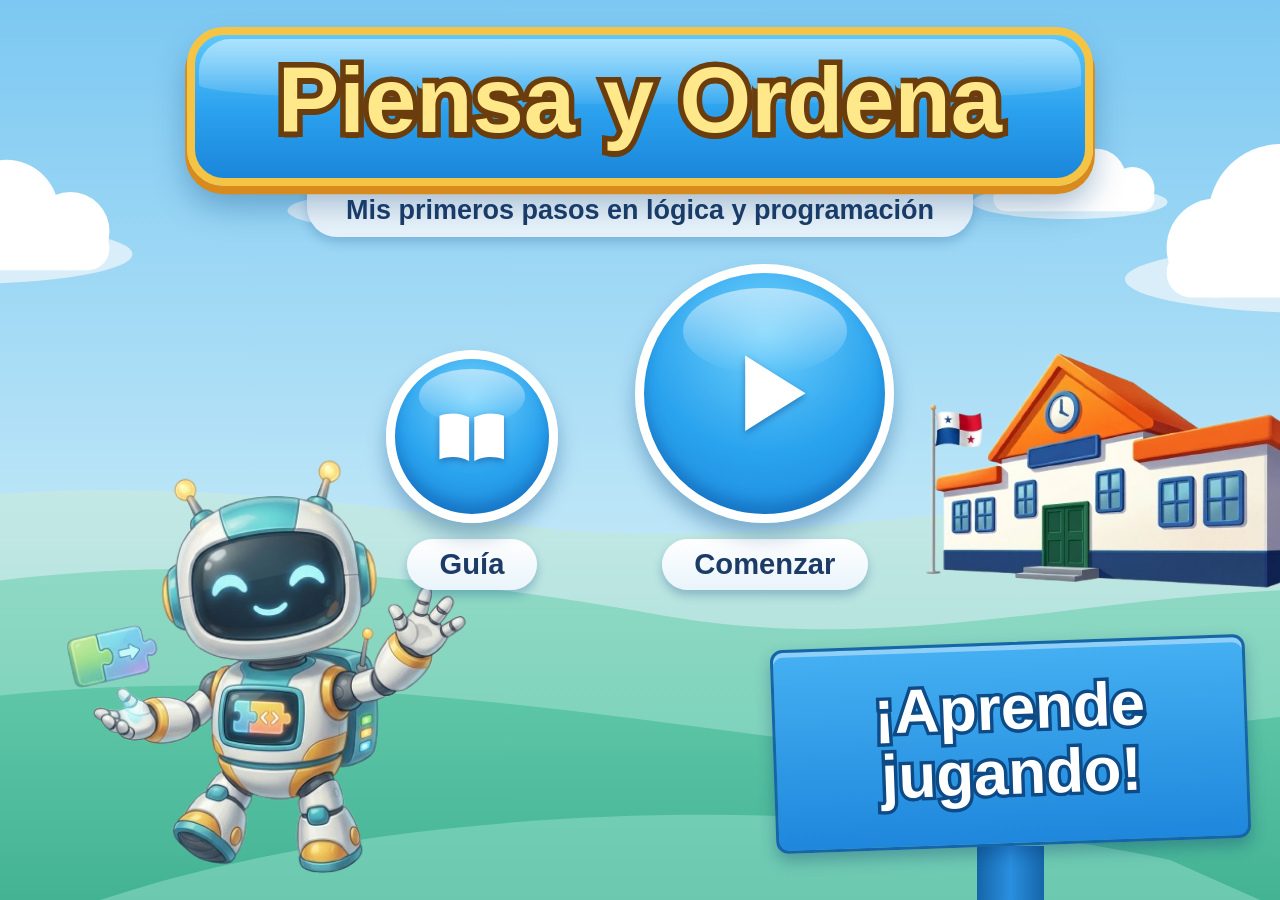
<file: index.html>
<!DOCTYPE html>
<html lang="es">
<head>
  <meta charset="UTF-8">
  <meta name="viewport" content="width=device-width, initial-scale=1">
  <title>Piensa y Ordena - Informática, primer grado</title>
  <link rel="stylesheet" href="css/estilos.css">
</head>
<body data-pagina="inicio">

  <main id="app">

    <!-- INICIO: portada y guía didáctica -->
    <section class="escena" aria-labelledby="titulo-inicio">

      <header class="cabecera">
        <h1 id="titulo-inicio" class="titulo"><span>Piensa</span><span>y Ordena</span></h1>
        <p class="subtitulo">Mis primeros pasos en lógica y programación</p>
      </header>

      <div class="botones">
        <button type="button" id="btn-guia" class="boton-redondo">
          <span class="circulo">
            <svg viewBox="0 0 24 24" aria-hidden="true"><path d="M2 5.5C5 4.5 8.5 4.5 11.2 6v13.5C8.5 18 5 18 2 19zM22 5.5C19 4.5 15.5 4.5 12.8 6v13.5c2.7-1.5 6.2-1.5 9.2-.5z"/></svg>
          </span>
          <span class="etiqueta">Guía</span>
        </button>

        <a class="boton-redondo grande" href="mapa.html">
          <span class="circulo">
            <svg viewBox="0 0 24 24" aria-hidden="true"><path d="M8 4.5v15l12-7.5z"/></svg>
          </span>
          <span class="etiqueta">Comenzar</span>
        </a>
      </div>

      <img class="escuela" src="img/escuela2.png" alt="">
      <img class="mascota" src="img/pixel.png" alt="">
      <div class="letrero">
        <p class="letrero-tabla">¡Aprende<br>jugando!</p>
        <span class="letrero-poste"></span>
      </div>

      <!-- GUÍA DIDÁCTICA (se abre con el botón Guía) -->
      <dialog id="guia" aria-labelledby="guia-titulo">
        <div class="guia-contenido">
          <h2 id="guia-titulo">Guía didáctica</h2>

          <div class="guia-columnas">
            <section aria-labelledby="datos-titulo">
              <h3 id="datos-titulo">Datos del recurso</h3>
              <dl>
                <dt>Nivel educativo</dt>
                <dd>Primer grado de primaria</dd>
                <dt>Asignatura</dt>
                <dd>Informática, Área 4: Lógica y Programación</dd>
                <dt>Dirigido a</dt>
                <dd>Estudiantes de primer grado, de 6 a 7 años</dd>
                <dt>Objetivo de aprendizaje (MEDUCA)</dt>
                <dd>Reconocer los principios básicos de programación a través de ejemplos simples y juegos interactivos.</dd>
              </dl>
            </section>

            <section aria-labelledby="nav-titulo">
              <h3 id="nav-titulo">Cómo moverte</h3>
              <ul>
                <li>Toca <strong>Adelante</strong> para ir a la siguiente pantalla.</li>
                <li>Toca <strong>Atrás</strong> para volver.</li>
                <li>Toca <strong>Inicio</strong> para regresar a esta pantalla.</li>
                <li>Toca <strong>Mapa</strong> para elegir a dónde ir.</li>
                <li>Toca <strong>Ayuda</strong> si no sabes qué hacer.</li>
                <li>Toca <strong>Sonido</strong> para escuchar o silenciar.</li>
              </ul>
            </section>
          </div>

          <button type="button" class="boton-secundario cerrar">Cerrar</button>
        </div>
      </dialog>
    </section>


  </main>

  <script src="js/app.js"></script>
</body>
</html>
</file>
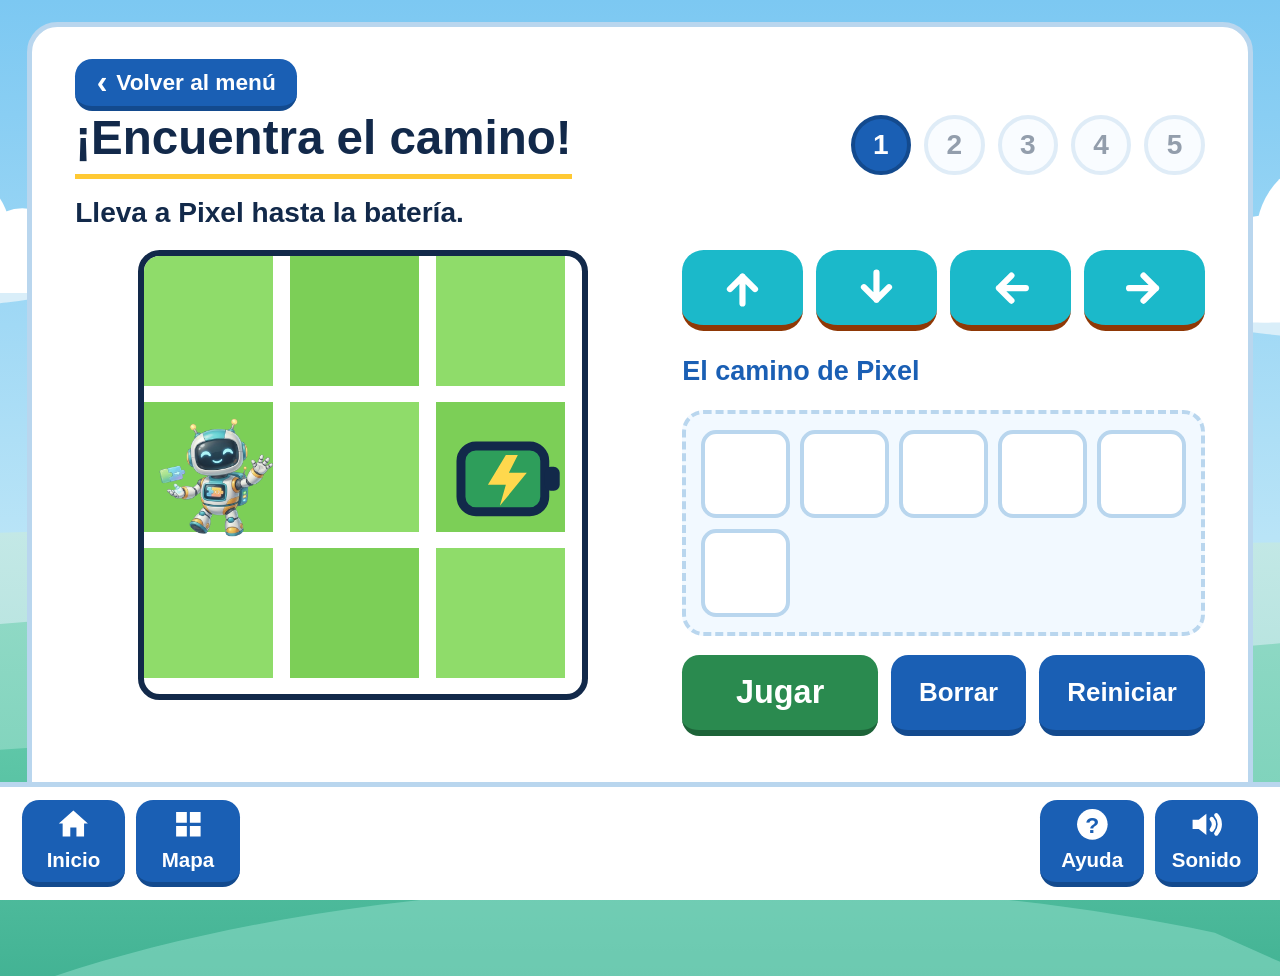
<file: actividad1.html>
<!DOCTYPE html>
<html lang="es">
<head>
  <meta charset="UTF-8">
  <meta name="viewport" content="width=device-width, initial-scale=1">
  <title>¡Encuentra el camino! - Piensa y Ordena</title>
  <link rel="stylesheet" href="css/estilos.css">
</head>
<body data-pagina="actividad1">

  <main id="app">
    <section class="interna" aria-labelledby="titulo-pagina">
      <div class="tarjeta">
        <div class="tarjeta-top">
          <a class="boton-volver" href="mapa.html">Volver al menú</a>
        </div>
        <div class="juego-cabecera">
          <h2 id="titulo-pagina">¡Encuentra el camino!</h2>
          <ol id="niveles" class="niveles" aria-label="Niveles"></ol>
        </div>
        <p id="consigna" class="consigna"></p>

        <div class="camino">
          <div class="zona-tablero">
            <div id="tablero" class="tablero" aria-label="Tablero del juego"></div>
            <p id="mensaje" class="mensaje" role="status" aria-live="polite"></p>
            <div id="confeti" class="confeti" aria-hidden="true"></div>
          </div>

          <div id="panel" class="panel">
            <div id="flechas" class="flechas" aria-label="Flechas">
              <button type="button" class="flecha-btn" data-dir="arriba" draggable="true" aria-label="Flecha arriba"><svg class="flecha-svg" viewBox="0 0 24 24" aria-hidden="true"><path d="M12 20V6M5.5 12.5 12 6l6.5 6.5"/></svg></button>
              <button type="button" class="flecha-btn" data-dir="abajo" draggable="true" aria-label="Flecha abajo"><svg class="flecha-svg f-abajo" viewBox="0 0 24 24" aria-hidden="true"><path d="M12 20V6M5.5 12.5 12 6l6.5 6.5"/></svg></button>
              <button type="button" class="flecha-btn" data-dir="izquierda" draggable="true" aria-label="Flecha a la izquierda"><svg class="flecha-svg f-izquierda" viewBox="0 0 24 24" aria-hidden="true"><path d="M12 20V6M5.5 12.5 12 6l6.5 6.5"/></svg></button>
              <button type="button" class="flecha-btn" data-dir="derecha" draggable="true" aria-label="Flecha a la derecha"><svg class="flecha-svg f-derecha" viewBox="0 0 24 24" aria-hidden="true"><path d="M12 20V6M5.5 12.5 12 6l6.5 6.5"/></svg></button>
            </div>

            <p class="rotulo">El camino de Pixel</p>
            <ol id="programa" class="programa" aria-label="Camino de Pixel"></ol>

            <div class="acciones-juego">
              <button type="button" id="btn-siguiente" class="btn-juego jugar" hidden>Siguiente nivel</button>
              <button type="button" id="btn-jugar" class="btn-juego jugar">Jugar</button>
              <button type="button" id="btn-borrar" class="btn-juego">Borrar</button>
              <button type="button" id="btn-reiniciar" class="btn-juego">Reiniciar</button>
            </div>

          </div>
        </div>
      </div>
    </section>
  </main>

  <!-- La barra de navegación y la ventana de ayuda las agrega js/app.js -->
  <script src="js/app.js"></script>
  <script src="js/camino-niveles.js"></script>
  <script src="js/camino-logica.js"></script>
  <script src="js/camino-vista.js"></script>
</body>
</html>
</file>
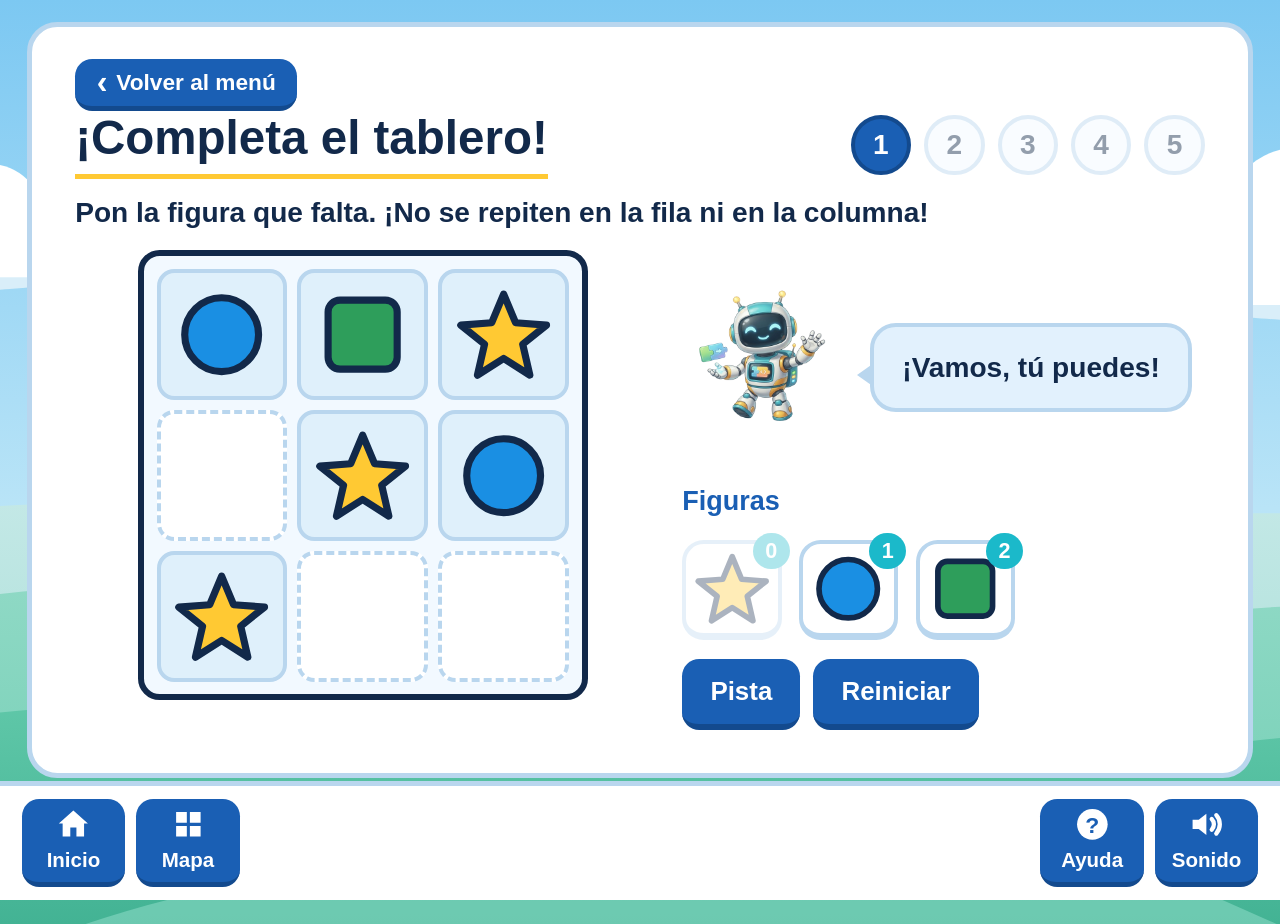
<file: actividad2.html>
<!DOCTYPE html>
<html lang="es">
<head>
  <meta charset="UTF-8">
  <meta name="viewport" content="width=device-width, initial-scale=1">
  <title>¡Completa el tablero! - Piensa y Ordena</title>
  <link rel="stylesheet" href="css/estilos.css">
</head>
<body data-pagina="actividad2">

  <main id="app">
    <section class="interna" aria-labelledby="titulo-pagina">
      <div class="tarjeta">
        <div class="tarjeta-top">
          <a class="boton-volver" href="mapa.html">Volver al menú</a>
        </div>
        <div class="juego-cabecera">
          <h2 id="titulo-pagina">¡Completa el tablero!</h2>
          <ol id="niveles" class="niveles" aria-label="Desafíos"></ol>
        </div>
        <p id="consigna" class="consigna"></p>

        <div class="camino">
          <div class="zona-tablero">
            <div id="rejilla" class="rejilla" aria-label="Tablero"></div>
            <div id="confeti" class="confeti" aria-hidden="true"></div>
          </div>

          <div id="panel" class="panel">
            <div class="personaje">
              <img id="pixel" src="img/pixel.png" alt="Pixel">
              <p id="mensaje" class="globo" role="status" aria-live="polite"></p>
            </div>

            <p class="rotulo">Figuras</p>
            <div id="bandeja" class="bandeja" aria-label="Figuras disponibles"></div>

            <div class="acciones-juego">
              <button type="button" id="btn-siguiente" class="btn-juego jugar" hidden>Siguiente desafío</button>
              <button type="button" id="btn-pista" class="btn-juego">Pista</button>
              <button type="button" id="btn-reiniciar" class="btn-juego">Reiniciar</button>
            </div>
          </div>
        </div>
      </div>
    </section>
  </main>

  <!-- La barra de navegación y la ventana de ayuda las agrega js/app.js -->
  <script src="js/app.js"></script>
  <script src="js/tablero-niveles.js"></script>
  <script src="js/tablero-logica.js"></script>
  <script src="js/tablero-vista.js"></script>
</body>
</html>
</file>
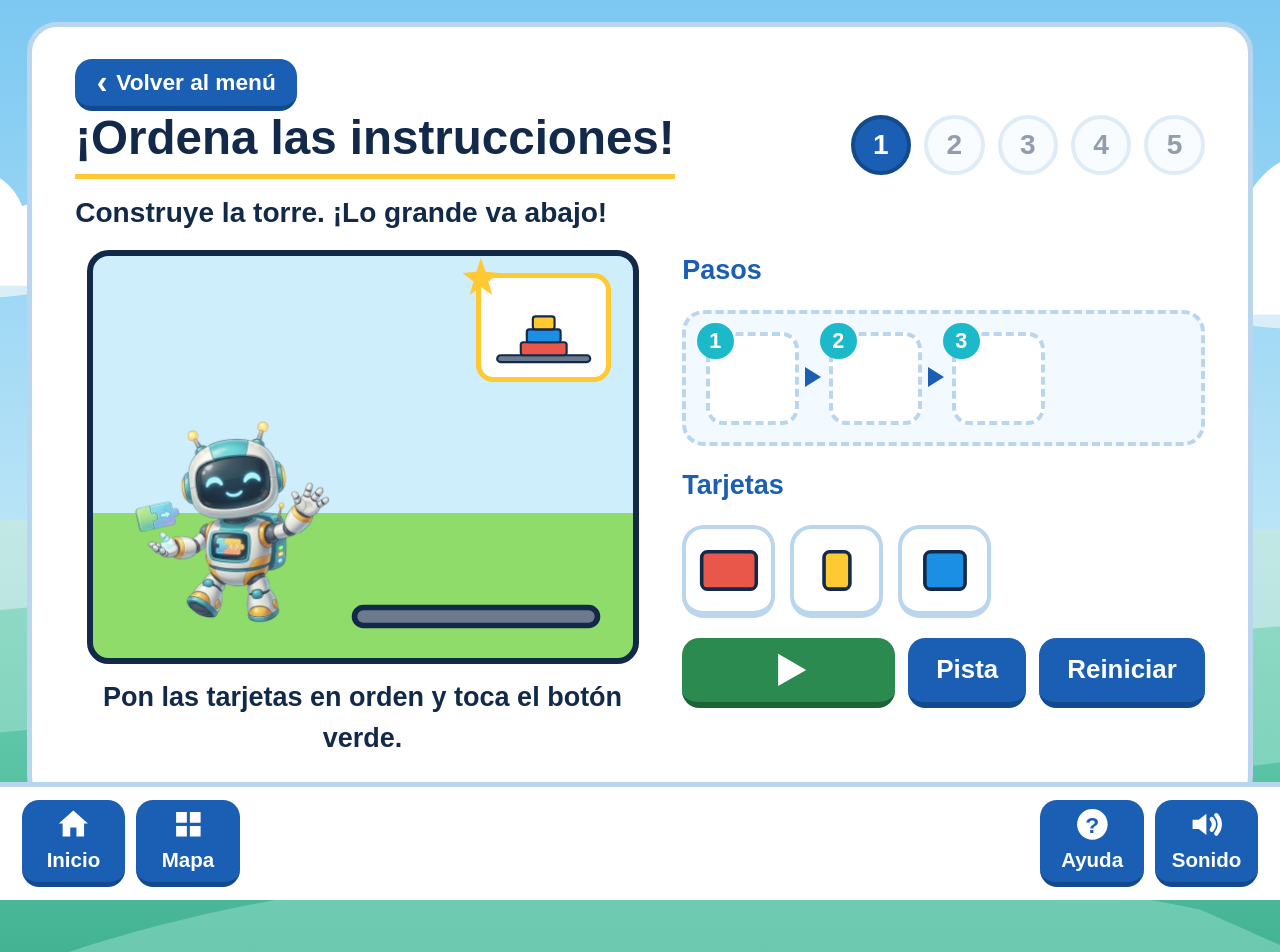
<file: actividad3.html>
<!DOCTYPE html>
<html lang="es">
<head>
  <meta charset="UTF-8">
  <meta name="viewport" content="width=device-width, initial-scale=1">
  <title>¡Ordena las instrucciones! - Piensa y Ordena</title>
  <link rel="stylesheet" href="css/estilos.css">
</head>
<body data-pagina="actividad3">

  <main id="app">
    <section class="interna" aria-labelledby="titulo-pagina">
      <div class="tarjeta">
        <div class="tarjeta-top">
          <a class="boton-volver" href="mapa.html">Volver al menú</a>
        </div>
        <div class="juego-cabecera">
          <h2 id="titulo-pagina">¡Ordena las instrucciones!</h2>
          <ol id="niveles" class="niveles" aria-label="Misiones"></ol>
        </div>
        <p id="consigna" class="consigna"></p>

        <div class="camino">
          <div class="zona-tablero">
            <div id="escena" class="escena-mision" aria-label="Escenario de la misión">
              <img id="pixel" class="pixel-escena" src="img/pixel.png" alt="Pixel">
              <div id="objeto" class="objeto-escena"></div>
              <div id="meta" class="meta-escena" aria-label="Así debe quedar"></div>
              <div id="burbuja" class="burbuja" hidden></div>
            </div>
            <p id="mensaje" class="mensaje" role="status" aria-live="polite"></p>
            <div id="confeti" class="confeti" aria-hidden="true"></div>
          </div>

          <div id="panel" class="panel">
            <p class="rotulo">Pasos</p>
            <ol id="secuencia" class="secuencia" aria-label="Pasos en orden"></ol>

            <p class="rotulo">Tarjetas</p>
            <div id="cartas" class="cartas" aria-label="Tarjetas disponibles"></div>

            <div class="acciones-juego">
              <button type="button" id="btn-siguiente" class="btn-juego jugar" hidden>Siguiente misión</button>
              <button type="button" id="btn-ejecutar" class="btn-juego jugar ejecutar" aria-label="Ejecutar los pasos">
                <svg viewBox="0 0 24 24" aria-hidden="true"><path d="M7 4.5v15l13-7.5z"/></svg>
              </button>
              <button type="button" id="btn-pista" class="btn-juego">Pista</button>
              <button type="button" id="btn-reiniciar" class="btn-juego">Reiniciar</button>
            </div>
          </div>
        </div>
      </div>
    </section>
  </main>

  <!-- La barra de navegación y la ventana de ayuda las agrega js/app.js -->
  <script src="js/app.js"></script>
  <script src="js/secuencia-niveles.js"></script>
  <script src="js/secuencia-logica.js"></script>
  <script src="js/secuencia-vista.js"></script>
</body>
</html>
</file>
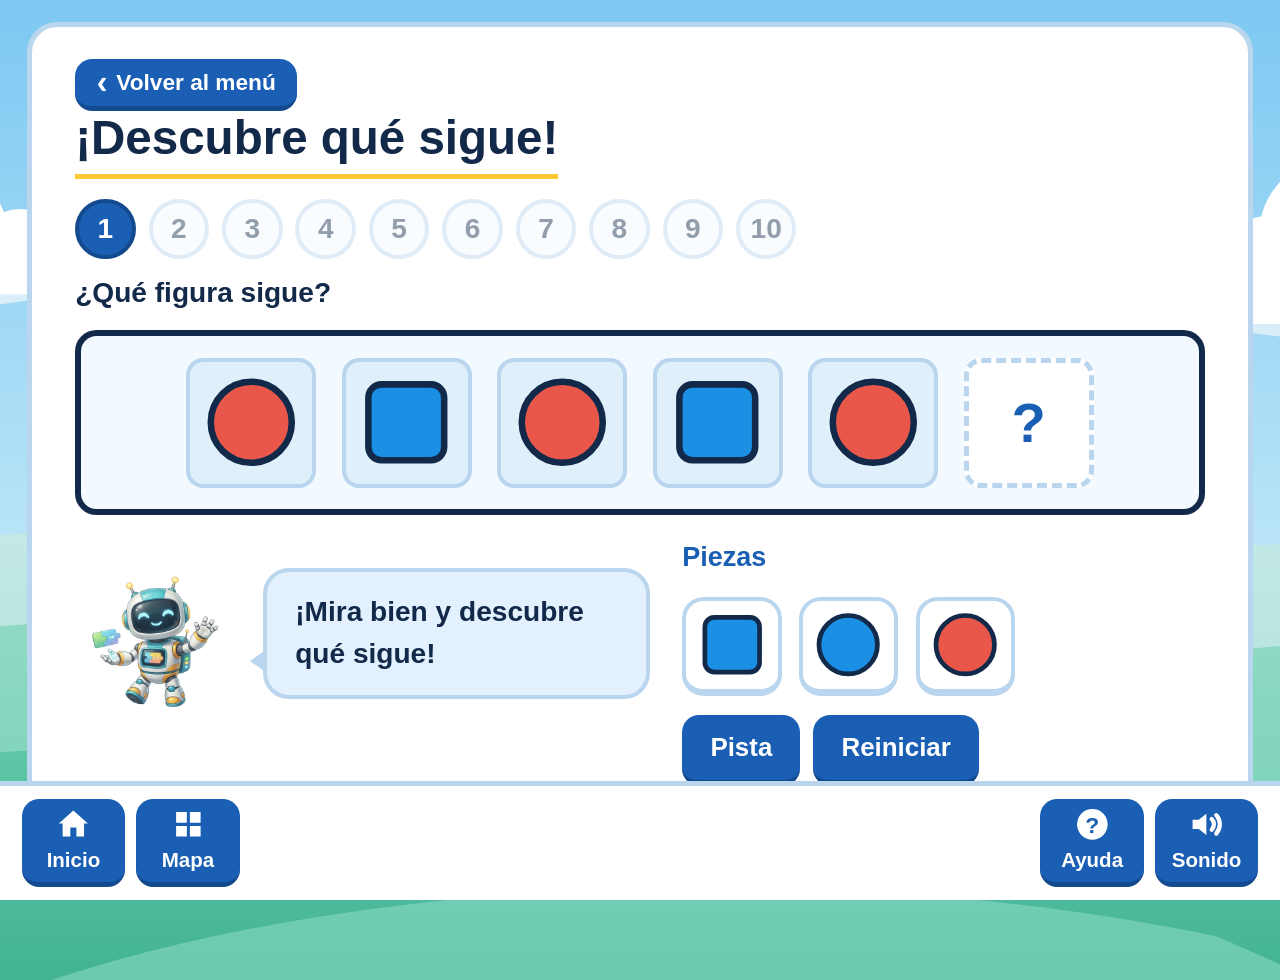
<file: actividad4.html>
<!DOCTYPE html>
<html lang="es">
<head>
  <meta charset="UTF-8">
  <meta name="viewport" content="width=device-width, initial-scale=1">
  <title>¡Descubre qué sigue! - Piensa y Ordena</title>
  <link rel="stylesheet" href="css/estilos.css">
</head>
<body data-pagina="actividad4">

  <main id="app">
    <section class="interna" aria-labelledby="titulo-pagina">
      <div class="tarjeta">
        <div class="tarjeta-top">
          <a class="boton-volver" href="mapa.html">Volver al menú</a>
        </div>
        <div class="juego-cabecera">
          <h2 id="titulo-pagina">¡Descubre qué sigue!</h2>
          <ol id="niveles" class="niveles" aria-label="Desafíos"></ol>
        </div>
        <p id="consigna" class="consigna"></p>

        <div id="patron" class="patron" aria-label="Patrón"></div>

        <div class="camino">
          <div class="zona-tablero">
            <div class="personaje">
              <img id="pixel" src="img/pixel.png" alt="Pixel">
              <p id="mensaje" class="globo" role="status" aria-live="polite"></p>
            </div>
            <div id="confeti" class="confeti" aria-hidden="true"></div>
          </div>

          <div id="panel" class="panel">
            <p class="rotulo">Piezas</p>
            <div id="bandeja" class="bandeja" aria-label="Piezas disponibles"></div>
            <div class="acciones-juego">
              <button type="button" id="btn-siguiente" class="btn-juego jugar" hidden>Siguiente desafío</button>
              <button type="button" id="btn-pista" class="btn-juego">Pista</button>
              <button type="button" id="btn-reiniciar" class="btn-juego">Reiniciar</button>
            </div>
          </div>
        </div>
      </div>
    </section>
  </main>

  <!-- La barra de navegación y la ventana de ayuda las agrega js/app.js -->
  <script src="js/app.js"></script>
  <script src="js/patron-formas.js"></script>
  <script src="js/patron-niveles.js"></script>
  <script src="js/patron-logica.js"></script>
  <script src="js/patron-vista.js"></script>
</body>
</html>
</file>
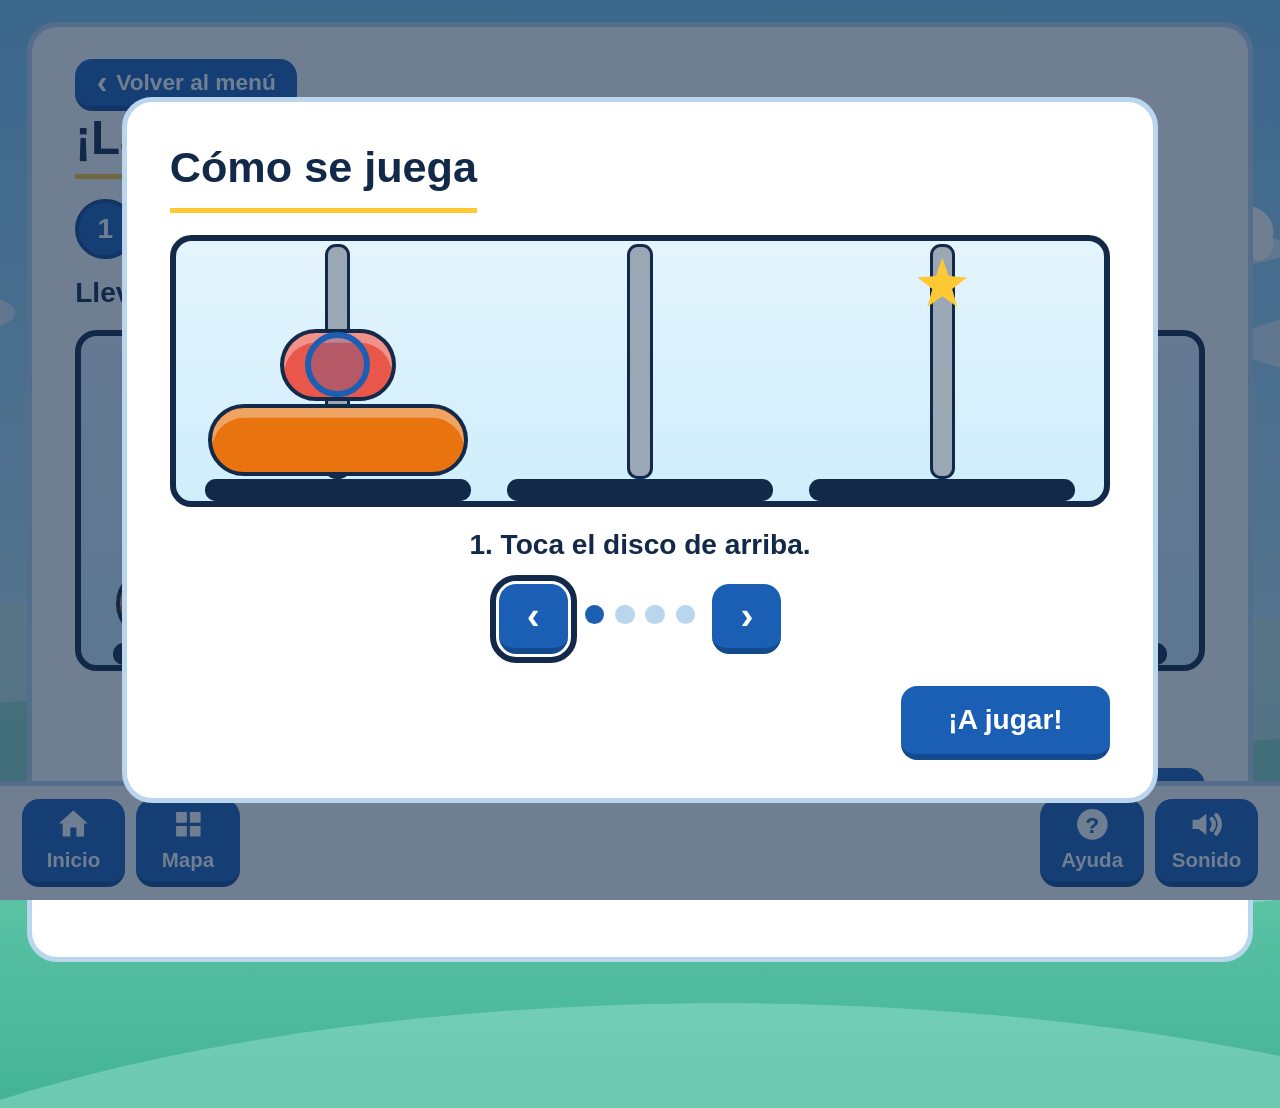
<file: actividad5.html>
<!DOCTYPE html>
<html lang="es">
<head>
  <meta charset="UTF-8">
  <meta name="viewport" content="width=device-width, initial-scale=1">
  <title>¡La torre de los discos! - Piensa y Ordena</title>
  <link rel="stylesheet" href="css/estilos.css">
</head>
<body data-pagina="actividad5">

  <main id="app">
    <section class="interna" aria-labelledby="titulo-pagina">
      <div class="tarjeta">
        <div class="tarjeta-top">
          <a class="boton-volver" href="mapa.html">Volver al menú</a>
        </div>
        <div class="juego-cabecera">
          <h2 id="titulo-pagina">¡La torre de los discos!</h2>
          <ol id="niveles" class="niveles" aria-label="Niveles"></ol>
        </div>
        <p class="consigna">Lleva toda la torre a la varilla de la estrella.</p>

        <div id="tablero" class="hanoi" aria-label="Tablero de la torre"></div>

        <div class="hanoi-pie">
          <div class="personaje compacto">
            <img id="pixel" src="img/pixel.png" alt="Pixel">
            <p id="mensaje" class="globo" role="status" aria-live="polite"></p>
          </div>
          <div class="acciones-juego">
            <button type="button" id="btn-siguiente" class="btn-juego jugar" hidden>Siguiente nivel</button>
            <button type="button" id="btn-deshacer" class="btn-juego">Deshacer</button>
            <button type="button" id="btn-reiniciar" class="btn-juego">Reiniciar</button>
            <button type="button" id="btn-pista" class="btn-juego">Pista</button>
            <button type="button" id="btn-como" class="btn-juego" aria-label="Cómo se juega">¿Cómo?</button>
          </div>
        </div>
        <div id="confeti" class="confeti" aria-hidden="true"></div>
      </div>
    </section>
  </main>

  <!-- CÓMO SE JUEGA: demostración animada -->
  <dialog id="tutorial" aria-labelledby="tut-titulo">
    <div class="guia-contenido">
      <h2 id="tut-titulo">Cómo se juega</h2>
      <div class="demo-caja">
        <div id="demo" class="hanoi mini" aria-hidden="true"></div>
        <span id="toque" class="toque" hidden></span>
        <span id="signo" class="no-signo" hidden></span>
        <div id="demo-confeti" class="confeti" aria-hidden="true"></div>
      </div>
      <p id="demo-texto" class="demo-texto" role="status"></p>
      <div class="demo-nav">
        <button type="button" id="demo-atras" class="btn-juego" aria-label="Paso anterior">&lsaquo;</button>
        <ol id="demo-puntos" class="demo-puntos"></ol>
        <button type="button" id="demo-sig" class="btn-juego" aria-label="Paso siguiente">&rsaquo;</button>
      </div>
      <button type="button" class="boton-secundario cerrar">¡A jugar!</button>
    </div>
  </dialog>

  <!-- FELICITACIÓN FINAL (al completar el nivel 10) -->
  <dialog id="final" aria-labelledby="final-titulo">
    <div class="guia-contenido final-contenido">
      <svg class="trofeo" viewBox="0 0 64 64" aria-hidden="true">
        <path d="M18 8h28v16c0 9-6 15-14 15S18 33 18 24z" fill="#ffc933" stroke="#12294a" stroke-width="3" stroke-linejoin="round"/>
        <path d="M18 14H8c0 10 4 16 12 17M46 14h10c0 10-4 16-12 17" fill="none" stroke="#12294a" stroke-width="3" stroke-linecap="round"/>
        <rect x="28" y="39" width="8" height="9" fill="#e8730f" stroke="#12294a" stroke-width="3"/>
        <rect x="19" y="48" width="26" height="8" rx="2" fill="#1a5fb4" stroke="#12294a" stroke-width="3"/>
      </svg>
      <img class="final-pixel" src="img/pixel.png" alt="Pixel">
      <h2 id="final-titulo">¡Lo lograste!</h2>
      <p class="nota">Completaste los 10 niveles. ¡Eres un gran estratega!</p>
      <div class="acciones">
        <button type="button" id="btn-otra-vez" class="boton-secundario">Jugar otra vez</button>
        <button type="button" class="boton-secundario cerrar">Cerrar</button>
      </div>
      <div id="final-confeti" class="confeti" aria-hidden="true"></div>
    </div>
  </dialog>

  <!-- La barra de navegación y la ventana de ayuda las agrega js/app.js -->
  <script src="js/app.js"></script>
  <script src="js/hanoi-niveles.js"></script>
  <script src="js/hanoi-logica.js"></script>
  <script src="js/hanoi-vista.js"></script>
</body>
</html>
</file>
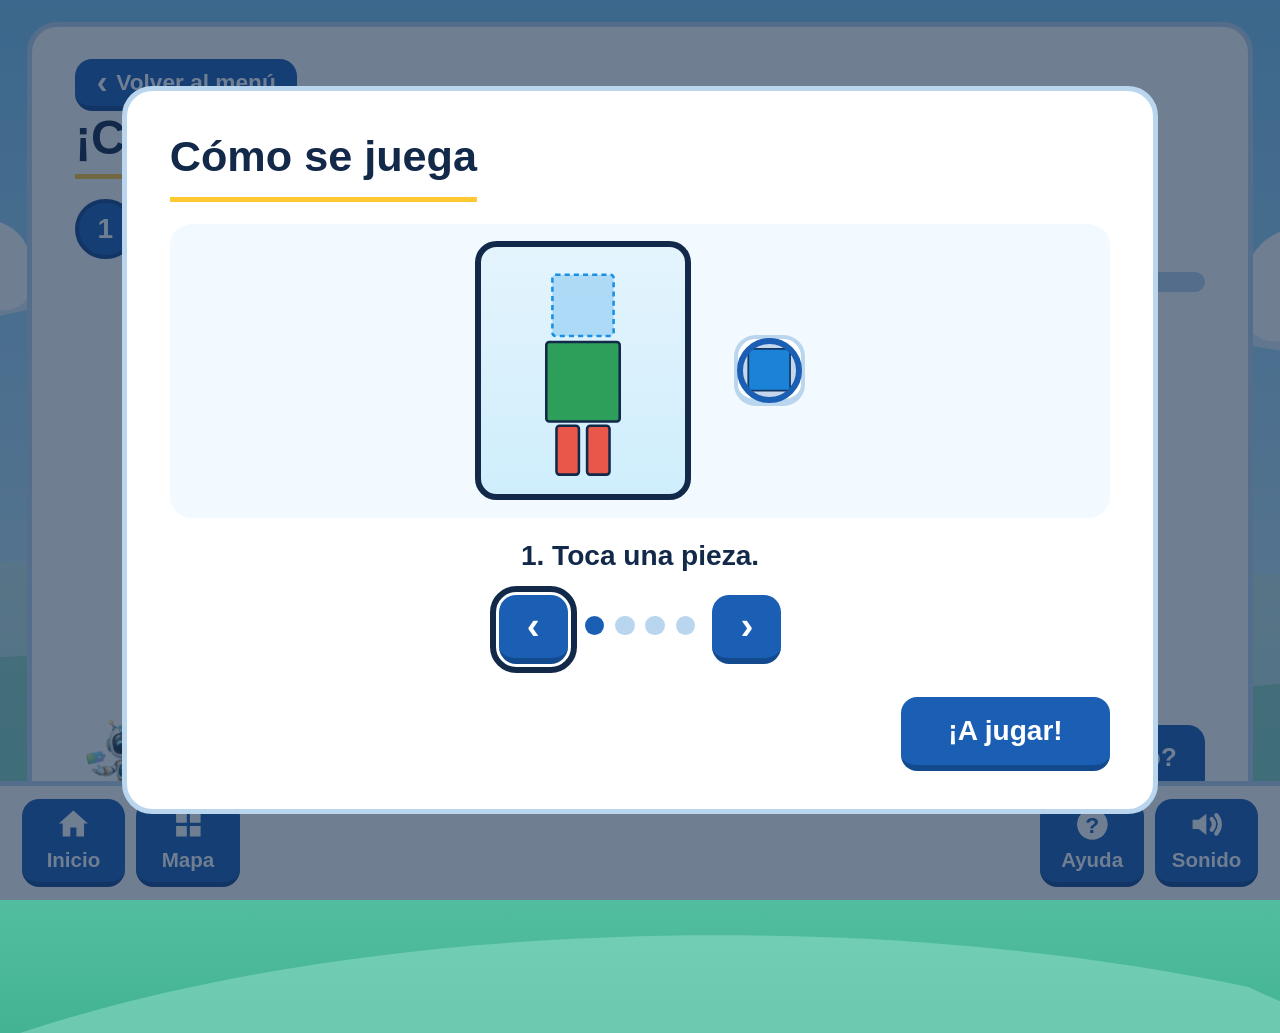
<file: actividad6.html>
<!DOCTYPE html>
<html lang="es">
<head>
  <meta charset="UTF-8">
  <meta name="viewport" content="width=device-width, initial-scale=1">
  <title>¡Construye al robot! - Piensa y Ordena</title>
  <link rel="stylesheet" href="css/estilos.css">
</head>
<body data-pagina="actividad6">

  <main id="app">
    <section class="interna" aria-labelledby="titulo-pagina">
      <div class="tarjeta">
        <div class="tarjeta-top">
          <a class="boton-volver" href="mapa.html">Volver al menú</a>
        </div>
        <div class="juego-cabecera">
          <h2 id="titulo-pagina">¡Construye al robot!</h2>
          <ol id="niveles" class="niveles" aria-label="Robots"></ol>
        </div>

        <div class="camino camino-robot">
          <div class="zona-tablero">
            <div id="taller" class="taller" aria-label="Taller del robot">
              <div id="modelo" class="modelo" aria-label="Así debe quedar" hidden></div>
            </div>
            <div id="confeti" class="confeti" aria-hidden="true"></div>
          </div>

          <div id="panel" class="panel">
            <div id="progreso" class="progreso" role="img"></div>
            <p class="rotulo">Piezas</p>
            <div id="bandeja" class="bandeja" aria-label="Piezas disponibles"></div>

            <div id="caja" class="sobrantes" hidden>
              <p class="rotulo">Caja de sobrantes</p>
              <div id="caja-piezas" class="bandeja"></div>
            </div>
          </div>

          <div class="hanoi-pie">
            <div class="personaje compacto">
              <img id="pixel" src="img/pixel.png" alt="Pixel">
              <p id="mensaje" class="globo" role="status" aria-live="polite"></p>
            </div>
            <div class="acciones-juego">
              <button type="button" id="btn-siguiente" class="btn-juego jugar" hidden>Siguiente robot</button>
              <button type="button" id="btn-pista" class="btn-juego">Pista</button>
              <button type="button" id="btn-reiniciar" class="btn-juego">Reiniciar</button>
              <button type="button" id="btn-como" class="btn-juego" aria-label="Cómo se juega">¿Cómo?</button>
            </div>
          </div>
        </div>
      </div>
    </section>
  </main>

  <!-- CÓMO SE JUEGA: demostración animada -->
  <dialog id="tutorial" aria-labelledby="tut-titulo">
    <div class="guia-contenido">
      <h2 id="tut-titulo">Cómo se juega</h2>
      <div id="demo" class="demo-caja robot-demo">
        <div id="demo-taller" class="taller mini" aria-hidden="true"></div>
        <div id="demo-bandeja" class="bandeja" aria-hidden="true"></div>
        <span id="toque" class="toque" hidden></span>
        <div id="demo-confeti" class="confeti" aria-hidden="true"></div>
      </div>
      <p id="demo-texto" class="demo-texto" role="status"></p>
      <div class="demo-nav">
        <button type="button" id="demo-atras" class="btn-juego" aria-label="Paso anterior">&lsaquo;</button>
        <ol id="demo-puntos" class="demo-puntos"></ol>
        <button type="button" id="demo-sig" class="btn-juego" aria-label="Paso siguiente">&rsaquo;</button>
      </div>
      <button type="button" class="boton-secundario cerrar">¡A jugar!</button>
    </div>
  </dialog>

  <!-- FELICITACIÓN FINAL (al completar el robot 10) -->
  <dialog id="final" aria-labelledby="final-titulo">
    <div class="guia-contenido final-contenido">
      <svg class="trofeo" viewBox="0 0 64 64" aria-hidden="true">
        <path d="M18 8h28v16c0 9-6 15-14 15S18 33 18 24z" fill="#ffc933" stroke="#12294a" stroke-width="3" stroke-linejoin="round"/>
        <path d="M18 14H8c0 10 4 16 12 17M46 14h10c0 10-4 16-12 17" fill="none" stroke="#12294a" stroke-width="3" stroke-linecap="round"/>
        <rect x="28" y="39" width="8" height="9" fill="#e8730f" stroke="#12294a" stroke-width="3"/>
        <rect x="19" y="48" width="26" height="8" rx="2" fill="#1a5fb4" stroke="#12294a" stroke-width="3"/>
      </svg>
      <img class="final-pixel" src="img/pixel.png" alt="Pixel">
      <h2 id="final-titulo">¡Lo lograste!</h2>
      <p class="nota">Construiste los 10 robots. ¡Eres un gran inventor!</p>
      <div class="acciones">
        <button type="button" id="btn-otra-vez" class="boton-secundario">Jugar otra vez</button>
        <button type="button" class="boton-secundario cerrar">Cerrar</button>
      </div>
      <div id="final-confeti" class="confeti" aria-hidden="true"></div>
    </div>
  </dialog>

  <!-- La barra de navegación y la ventana de ayuda las agrega js/app.js -->
  <script src="js/app.js"></script>
  <script src="js/robot-niveles.js"></script>
  <script src="js/robot-formas.js"></script>
  <script src="js/robot-logica.js"></script>
  <script src="js/robot-vista.js"></script>
</body>
</html>
</file>
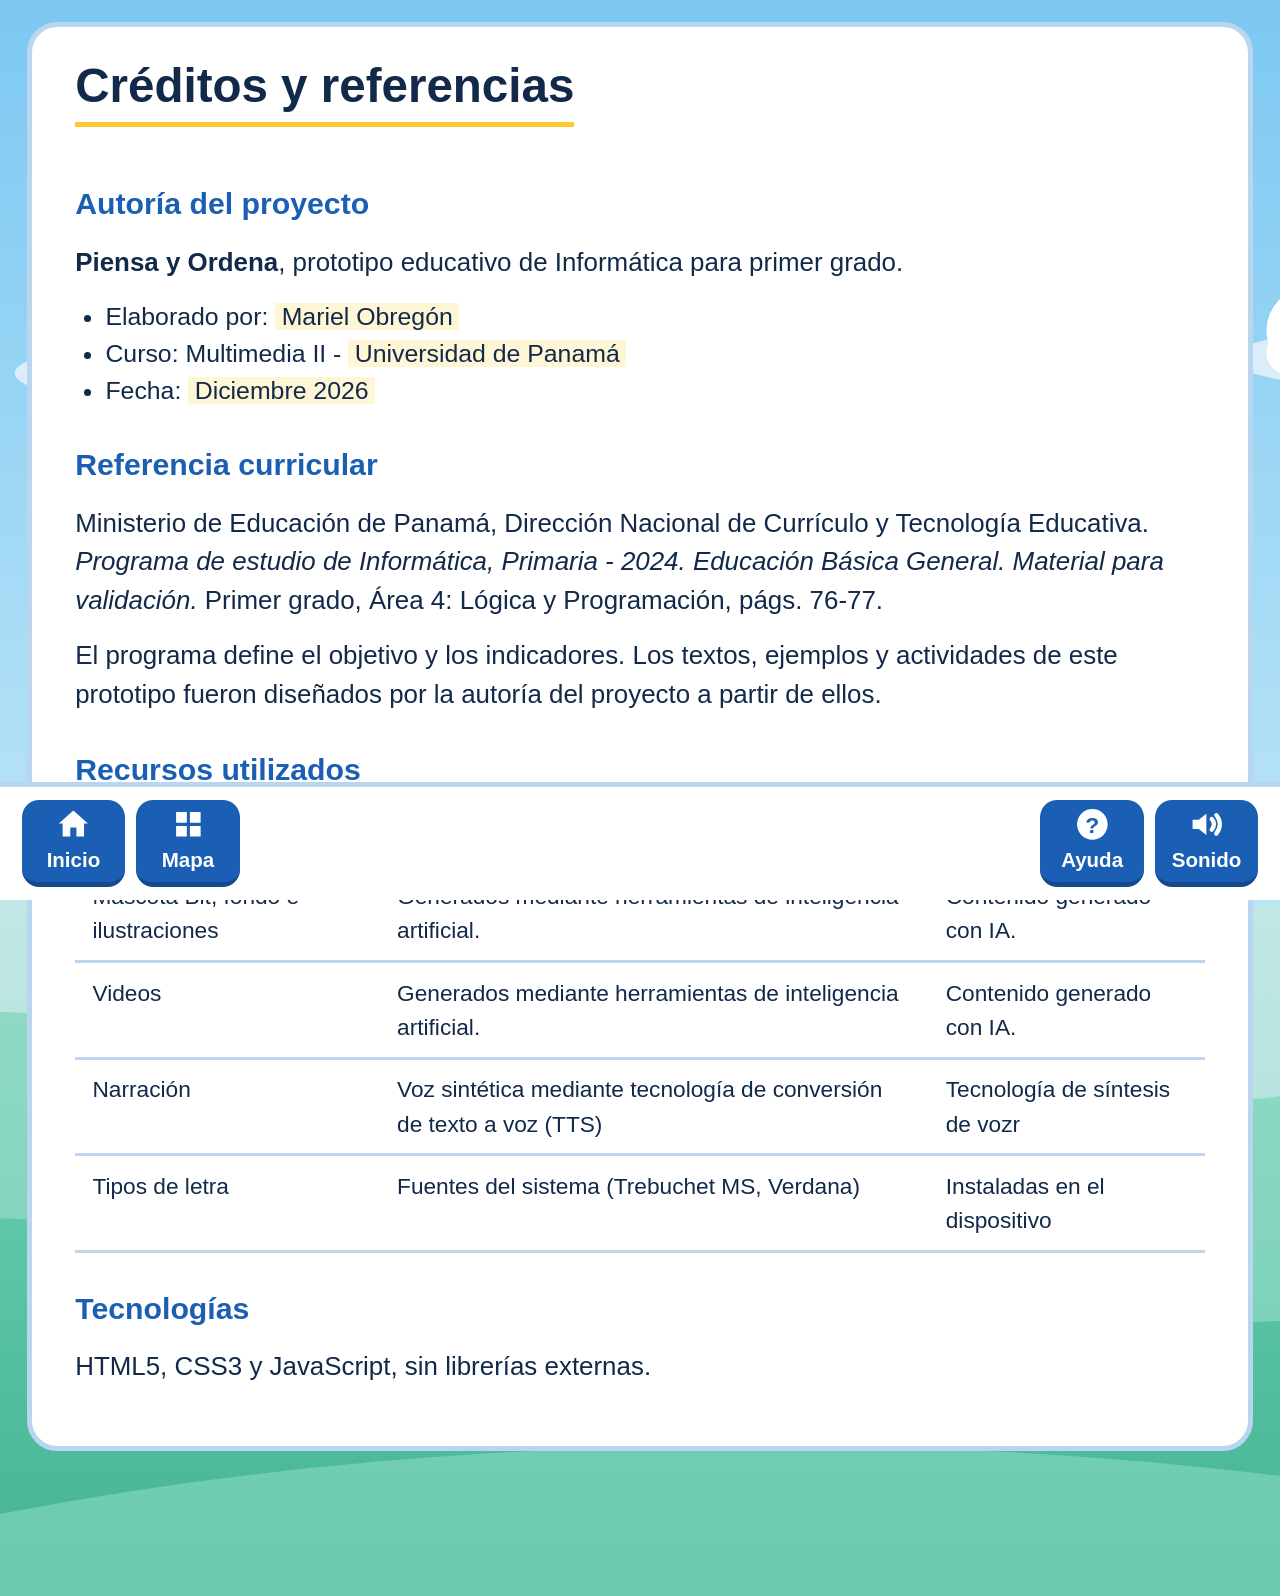
<file: creditos.html>
<!DOCTYPE html>
<html lang="es">
<head>
  <meta charset="UTF-8">
  <meta name="viewport" content="width=device-width, initial-scale=1">
  <title>Créditos y referencias - Piensa y Ordena</title>
  <link rel="stylesheet" href="css/estilos.css">
</head>
<body data-pagina="creditos">

  <main id="app">
    <section class="interna" aria-labelledby="titulo-pagina">
      <div class="tarjeta">
        <h2 id="titulo-pagina">Créditos y referencias</h2>
        <h3>Autoría del proyecto</h3>
        <p class="nota"><strong>Piensa y Ordena</strong>, prototipo educativo de Informática para primer grado.</p>
        <ul class="lista-datos">
          <li>Elaborado por: <span class="completar">Mariel Obregón</span></li>
          <li>Curso: Multimedia II - <span class="completar">Universidad de Panamá</span></li>
          <li>Fecha: <span class="completar">Diciembre 2026</span></li>
        </ul>
        <h3>Referencia curricular</h3>
        <p class="nota">Ministerio de Educación de Panamá, Dirección Nacional de Currículo y Tecnología Educativa. <em>Programa de estudio de Informática, Primaria - 2024. Educación Básica General. Material para validación.</em> Primer grado, Área 4: Lógica y Programación, págs. 76-77.</p>
        <p class="nota">El programa define el objetivo y los indicadores. Los textos, ejemplos y actividades de este prototipo fueron diseñados por la autoría del proyecto a partir de ellos.</p>
        <h3>Recursos utilizados</h3>
        <div class="tabla-caja"><table class="tabla">
          <thead><tr><th>Recurso</th><th>Autoría</th><th>Licencia</th></tr></thead>
          <tbody>
            <tr><td>Mascota Bit, fondo e ilustraciones</td><td>Generados mediante herramientas de inteligencia artificial.</td><td>Contenido generado con IA.</td></tr>
            <tr><td>Videos</td><td>Generados mediante herramientas de inteligencia artificial.</td><td>Contenido generado con IA.</td></tr>
            <tr><td>Narración</td><td>Voz sintética mediante tecnología de conversión de texto a voz (TTS)</td><td>Tecnología de síntesis de vozr</td></tr>
            <tr><td>Tipos de letra</td><td>Fuentes del sistema (Trebuchet MS, Verdana)</td><td>Instaladas en el dispositivo</td></tr>
          </tbody>
        </table></div>
        <h3>Tecnologías</h3>
        <p class="nota">HTML5, CSS3 y JavaScript, sin librerías externas.</p>
      </div>
    </section>
  </main>

  <!-- La barra de navegación y la ventana de ayuda las agrega js/app.js -->
  <script src="js/app.js"></script>
</body>
</html>
</file>
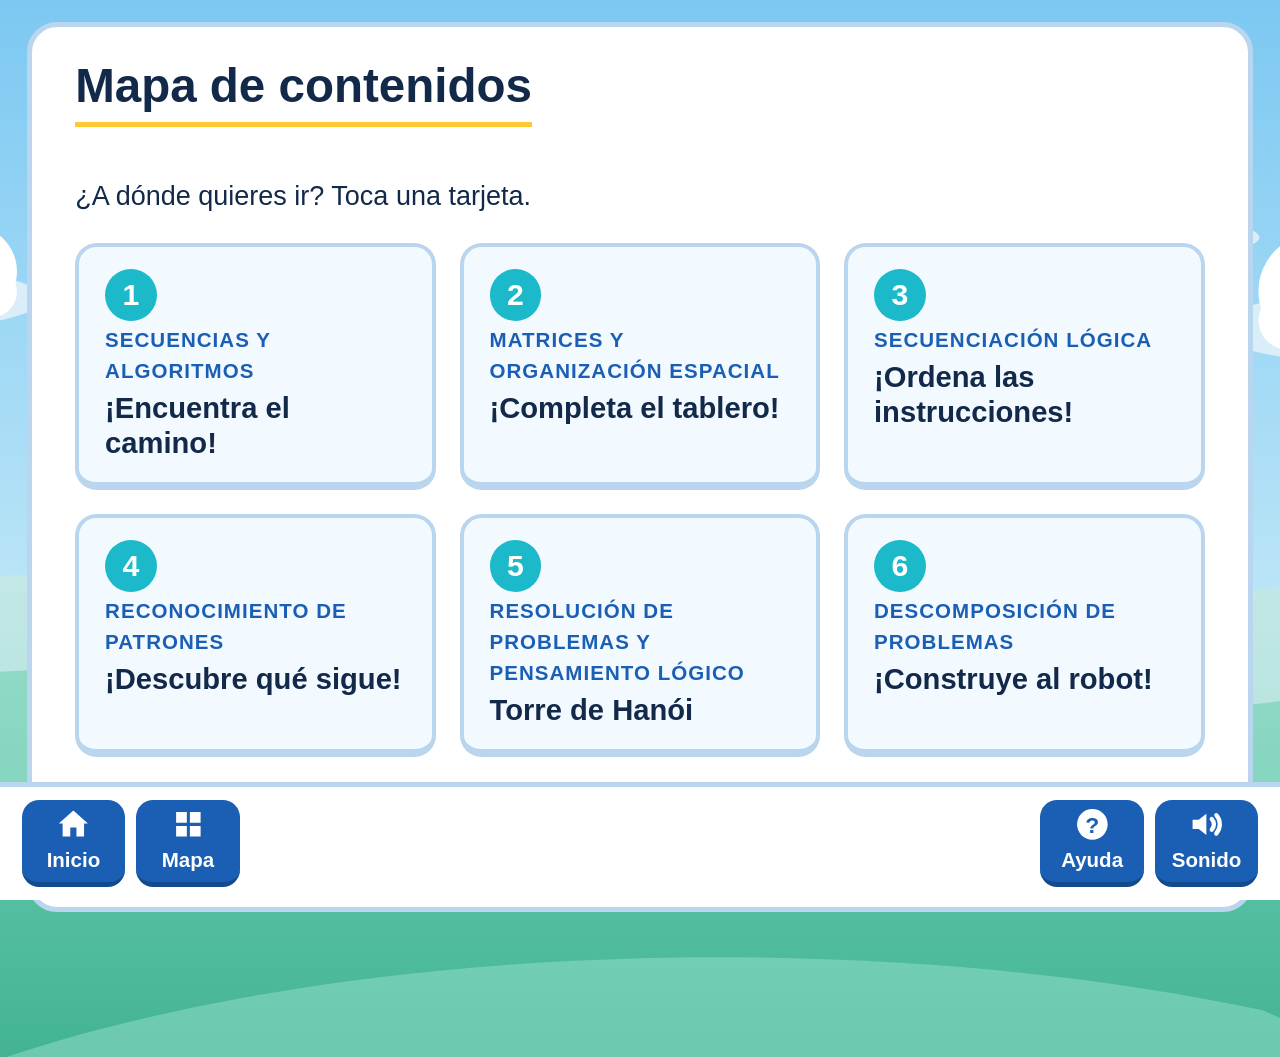
<file: mapa.html>
<!DOCTYPE html>
<html lang="es">
<head>
  <meta charset="UTF-8">
  <meta name="viewport" content="width=device-width, initial-scale=1">
  <title>Mapa de contenidos - Piensa y Ordena</title>
  <link rel="stylesheet" href="css/estilos.css">
</head>
<body data-pagina="mapa">

  <main id="app">
    <section class="interna" aria-labelledby="titulo-pagina">
      <div class="tarjeta">
        <h2 id="titulo-pagina">Mapa de contenidos</h2>
        <p>¿A dónde quieres ir? Toca una tarjeta.</p>

        <ul class="mapa-lista">
          <li><a class="tarjeta-mapa" href="actividad1.html" data-id="aprendo1">
            <span class="numero">1</span><span class="grupo">Secuencias y algoritmos</span>
            <span class="nombre">¡Encuentra el camino!</span><span class="marca">Visto</span></a></li>
          <li><a class="tarjeta-mapa" href="actividad2.html" data-id="aprendo2">
            <span class="numero">2</span><span class="grupo">Matrices y organización espacial</span>
            <span class="nombre">¡Completa el tablero!</span><span class="marca">Visto</span></a></li>
          <li><a class="tarjeta-mapa" href="actividad3.html" data-id="video">
            <span class="numero">3</span><span class="grupo">Secuenciación lógica</span>
            <span class="nombre">¡Ordena las instrucciones!</span><span class="marca">Visto</span></a></li>
          <li><a class="tarjeta-mapa" href="actividad4.html" data-id="actividad1">
            <span class="numero">4</span><span class="grupo">Reconocimiento de patrones</span>
            <span class="nombre">¡Descubre qué sigue!</span><span class="marca">Visto</span></a></li>
          <li><a class="tarjeta-mapa" href="actividad5.html" data-id="actividad2">
            <span class="numero">5</span><span class="grupo">Resolución de problemas y pensamiento lógico</span>
            <span class="nombre">Torre de Hanói</span><span class="marca">Visto</span></a></li>
          <li><a class="tarjeta-mapa" href="actividad6.html" data-id="cierre">
            <span class="numero">6</span><span class="grupo">Descomposición de problemas</span>
            <span class="nombre">¡Construye al robot!</span><span class="marca">Visto</span></a></li>
        </ul>

        <a class="boton-secundario" href="creditos.html">Créditos</a>
      </div>
    </section>
  </main>

  <!-- La barra de navegación y la ventana de ayuda las agrega js/app.js -->
  <script src="js/app.js"></script>
</body>
</html>
</file>
<file: css/estilos.css>
/* ==========================================================
   Piensa y Ordena - Estilos
   Etapa 3: pantalla de inicio (estilo escena de juego)
   Diseño fluido: todo se mide en "rem" y el tamaño base crece
   o se reduce según el ancho de la pantalla.
   ========================================================== */

/* ---- Colores y medidas (se cambian aquí) ---- */
:root {
  --tinta: #12294a;          /* texto y contornos */
  --cielo: #38c6f4;
  --azul: #1a5fb4;    /* botones de arriba y abajo*/
  --azul-oscuro: #134a8e;
  --amarillo: #ffc933;
  --naranja: #e8730f;       
  --naranja-oscuro: #1bb9ca; /* botones */
  --blanco: #ffffff;
  --borde: #b9d6ee;

  --fuente: "Trebuchet MS", "Segoe UI", Verdana, Arial, sans-serif;
}

/* Tamaño base fluido: depende del ancho Y del alto de la ventana (14px a 30px) */
html { font-size: clamp(14px, min(1.1vw + 8px, 2vh), 30px); }

/* ---- Base ---- */
* { box-sizing: border-box; }

body {
  margin: 0;
  font-family: var(--fuente);
  font-size: 1.25rem;
  line-height: 1.5;
  color: var(--tinta);
  background: url("../img/fondo.svg") center bottom / cover no-repeat, var(--cielo);
  min-height: 100vh;
  min-height: 100dvh;
  display: flex;
  flex-direction: column;
}

#app { flex: 1; }

/* El atributo hidden siempre oculta, aunque la clase use display */
[hidden] { display: none !important; }

/* ---- Escena de inicio (réplica del diseño aprobado) ---- */
.escena {
  position: relative;
  min-height: 100vh;
  min-height: 100dvh;        /* respeta la barra del navegador en celulares */
  display: flex;
  flex-direction: column;
  align-items: center;
  padding: 1.25rem 1.25rem 0;
  overflow: hidden;
}

/* Título: letrero azul brillante con borde dorado */
.cabecera {
  position: relative;
  z-index: 3;
  display: flex;
  flex-direction: column;
  align-items: center;
  text-align: center;
}

.titulo {
  position: relative;
  z-index: 2;
  display: inline-flex;
  flex-direction: column;
  align-items: center;
  margin: 0;
  padding: 0.2em 0.9em 0.3em;
  font-size: min(4.6rem, 13vw);
  line-height: 1.05;
  background: linear-gradient(#5cc8fb 0%, #2aa0ee 55%, #1b86da 100%);
  border: 0.09em solid #f6c445;
  border-radius: 0.4em;
  box-shadow: 0 0.07em 0 0.02em #d88a1c, 0 0.22em 0.35em rgba(10, 70, 130, 0.35);
}

.titulo::before {            /* brillo superior */
  content: "";
  position: absolute;
  inset: 0.04em 0.04em 52% 0.04em;
  border-radius: 0.34em 0.34em 50% 50% / 0.34em 0.34em 30% 30%;
  background: linear-gradient(rgba(255, 255, 255, 0.5), rgba(255, 255, 255, 0.06));
}

.titulo span {
  position: relative;
  color: #ffe88a;
  -webkit-text-stroke: 0.12em #6b3d0c;
  paint-order: stroke fill;
  text-shadow: 0 0.06em 0 #6b3d0c;
}

.subtitulo {
  position: relative;
  z-index: 1;
  max-width: 100%;
  margin: -0.5rem 0 0;
  padding: 0.7rem 1.8rem 0.3rem;
  font-size: 1.25rem;
  font-weight: bold;
  color: #1c3b66;
  background: linear-gradient(#fff, #e6f3fb);
  border-radius: 0 0 1.4rem 1.4rem;
  box-shadow: 0 0.25rem 0.5rem rgba(10, 70, 130, 0.22);
}

/* ---- Botones redondos ---- */
.botones {
  position: relative;
  z-index: 3;
  display: flex;
  align-items: flex-end;
  justify-content: center;
  gap: clamp(1.5rem, 6vw, 4rem);
  margin-top: 3vh;
}

.boton-redondo {
  display: flex;
  flex-direction: column;
  align-items: center;
  gap: 0.75rem;
  padding: 0;
  font: inherit;
  color: var(--tinta);
  background: none;
  border: 0;
  cursor: pointer;
  text-decoration: none;
}

.circulo {
  position: relative;
  display: flex;
  align-items: center;
  justify-content: center;
  width: 8rem;
  height: 8rem;
  background: radial-gradient(circle at 50% 25%, #6fd0fc 0%, #2aa3ee 55%, #1a86d8 100%);
  border: 0.45rem solid #fff;
  border-radius: 50%;
  box-shadow: 0 0.6rem 0.9rem rgba(10, 70, 130, 0.35), inset 0 -0.5rem 0.6rem rgba(10, 70, 150, 0.35);
}

.circulo::before {           /* brillo */
  content: "";
  position: absolute;
  top: 6%;
  left: 16%;
  width: 68%;
  height: 36%;
  border-radius: 50%;
  background: linear-gradient(rgba(255, 255, 255, 0.55), rgba(255, 255, 255, 0));
}

.grande .circulo {
  width: 12rem;
  height: 12rem;
}

.circulo svg {
  position: relative;
  width: 50%;
  height: 50%;
  fill: #fff;
  filter: drop-shadow(0 0.15rem 0.15rem rgba(10, 60, 130, 0.45));
}

.etiqueta {
  padding: 0.15rem 1.5rem;
  font-size: 1.35rem;
  font-weight: bold;
  color: #1c3b66;
  background: linear-gradient(#fff, #e9f4fb);
  border-radius: 999px;
  box-shadow: 0 0.25rem 0.45rem rgba(10, 70, 130, 0.28);
}

.boton-redondo:active .circulo { transform: translateY(0.4rem); }

.boton-redondo:focus-visible {
  outline: 0.3rem solid var(--amarillo);
  outline-offset: 0.4rem;
  border-radius: 1.5rem;
}

/* ---- Decoración: Pixel, escuela y letrero ---- */
.mascota {
  position: absolute;
  z-index: 2;
  left: 1vw;
  bottom: -1.5vh;
  height: min(66vh, 40vw);
  width: auto;
}

.escuela {
  position: absolute;
  z-index: 1;
  right: 0;
  bottom: 34vh;
  height: 27vh;
  width: auto;
}

.letrero {
  position: absolute;
  z-index: 2;
  right: 2.5vw;
  bottom: 0;
  width: min(22rem, 38vw);
  display: flex;
  flex-direction: column;
  align-items: center;
  container-type: inline-size;
}

.letrero-tabla {
  width: 100%;
  margin: 0;
  padding: 0.5em 0.4em 0.6em;
  font-size: 2.2rem;          /* si el navegador no entiende cqw */
  font-size: 13cqw;
  font-weight: bold;
  line-height: 1.05;
  text-align: center;
  color: #fff;
  background: linear-gradient(#45b0f2, #1f87dc);
  border: 0.06em solid #1565a8;
  border-radius: 0.2em;
  box-shadow: inset 0 0.08em 0 rgba(255, 255, 255, 0.4), 0 0.12em 0.25em rgba(0, 40, 100, 0.3);
  transform: rotate(-2deg);
  -webkit-text-stroke: 0.11em #0e4a86;
  paint-order: stroke fill;
  text-shadow: 0 0.05em 0 #0e4a86;
}

.letrero-poste {
  width: 14%;
  height: 6vh;
  background: linear-gradient(90deg, #1565a8, #2a8fe0 50%, #1565a8);
}

/* ---- Guía didáctica (ventana) ---- */
dialog {
  width: min(48rem, 92vw);
  max-height: 90vh;
  max-height: 90dvh;
  padding: 0;
  overflow: auto;
  color: var(--tinta);
  background: var(--blanco);
  border: 0.25rem solid var(--borde);
  border-radius: 1.4rem;
}

dialog::backdrop { background: rgba(18, 41, 74, 0.6); }

.guia-contenido { padding: 1.5rem 2rem 1.75rem; }

.guia-contenido h2 {
  display: inline-block;
  margin: 0 0 1rem;
  padding-bottom: 0.4rem;
  font-size: 2rem;
  border-bottom: 0.25rem solid var(--amarillo);
}

.guia-columnas {
  display: grid;
  grid-template-columns: 1fr 1fr;
  gap: 1.75rem;
}

.guia-contenido h3 {
  margin: 0 0 0.5rem;
  font-size: 1.3rem;
  color: var(--azul);
}

.guia-contenido dl { margin: 0; }
.guia-contenido dt { margin-top: 0.6rem; font-size: 1.05rem; font-weight: bold; }
.guia-contenido dd { margin: 0; font-size: 1.1rem; }
.guia-contenido ul { margin: 0; padding-left: 1.4rem; }
.guia-contenido li { margin-bottom: 0.4rem; font-size: 1.1rem; }

.boton-secundario {
  display: block;
  width: fit-content;
  margin: 1.5rem 0 0 auto;
  text-align: center;
  text-decoration: none;
  padding: 0.6rem 2.2rem;
  min-height: 3.2rem;
  font: inherit;
  font-size: 1.3rem;
  font-weight: bold;
  color: var(--blanco);
  background: var(--azul);
  border: 0;
  border-bottom: 0.3rem solid var(--azul-oscuro);
  border-radius: 0.75rem;
  cursor: pointer;
}

.boton-secundario:hover { background: var(--azul-oscuro); }

.boton-secundario:focus-visible {
  outline: 0.25rem solid var(--amarillo);
  outline-offset: 0.2rem;
}

/* ---- Pantallas internas ---- */
.interna {
  width: 100%;
  max-width: 70rem;
  margin: 0 auto;
  padding: 1rem 1.25rem 1.25rem;
}

.tarjeta {
  padding: 1.5rem 2rem 2rem;
  background: var(--blanco);
  border: 0.25rem solid var(--borde);
  border-radius: 1.4rem;
}

.tarjeta h2 {
  display: inline-block;
  margin: 0 0 1rem;
  padding-bottom: 0.4rem;
  font-size: 2.2rem;
  line-height: 1.15;
  border-bottom: 0.25rem solid var(--amarillo);
}

.tarjeta-top { display: flex; align-items: center; justify-content: flex-start; gap: 1rem; }
.tarjeta-top .etiqueta-seccion { margin: 0; }
.boton-volver {
  display: inline-flex; align-items: center; gap: 0.4rem;
  padding: 0.3rem 1rem; font-size: 1.05rem; font-weight: bold; text-decoration: none;
  color: var(--blanco); background: var(--azul);
  border-bottom: 0.25rem solid var(--azul-oscuro); border-radius: 0.8rem;
}
.boton-volver::before { content: "\2039"; font-size: 1.5rem; line-height: 1; }
.boton-volver:focus-visible { outline: 0.3rem solid var(--tinta); outline-offset: 0.15rem; }

.etiqueta-seccion {
  margin: 0 0 0.2rem;
  font-size: 1rem;
  font-weight: bold;
  color: var(--azul);
  text-transform: uppercase;
  letter-spacing: 0.06em;
}

.pendiente {
  margin: 1rem 0 0;
  padding: 0.8rem 1.2rem;
  background: #fff6d6;
  border: 0.15rem dashed var(--naranja-oscuro);
  border-radius: 0.8rem;
}

/* ---- Mapa de contenidos ---- */
.mapa-lista {
  display: grid;
  grid-template-columns: repeat(3, 1fr);
  gap: 1.1rem;
  margin: 1.25rem 0 0;
  padding: 0;
  list-style: none;
}

.tarjeta-mapa {
  position: relative;
  display: flex;
  flex-direction: column;
  align-items: flex-start;
  gap: 0.2rem;
  width: 100%;
  height: 100%;
  min-height: 8rem;
  padding: 1rem 1.2rem;
  font: inherit;
  text-align: left;
  color: var(--tinta);
  text-decoration: none;
  background: #f2f9ff;
  border: 0.2rem solid var(--borde);
  border-bottom-width: 0.4rem;
  border-radius: 1rem;
  cursor: pointer;
}

.tarjeta-mapa:hover { background: #e2f1fd; border-color: var(--azul); }

.numero {
  display: flex;
  align-items: center;
  justify-content: center;
  width: 2.4rem;
  height: 2.4rem;
  font-size: 1.4rem;
  font-weight: bold;
  color: var(--blanco);
  background: var(--naranja-oscuro);
  border-radius: 50%;
}

.grupo {
  font-size: 0.95rem;
  font-weight: bold;
  color: var(--azul);
  text-transform: uppercase;
  letter-spacing: 0.05em;
}

.nombre { font-size: 1.35rem; font-weight: bold; line-height: 1.2; }

.marca {
  display: none;
  position: absolute;
  top: 0.8rem;
  right: 0.9rem;
  padding: 0.1rem 0.7rem;
  font-size: 0.95rem;
  font-weight: bold;
  color: var(--blanco);
  background: #2a8a4f;
  border-radius: 999px;
}

.tarjeta-mapa.visto .marca { display: block; }

/* ---- Barra de navegación ---- */
.barra {
  position: sticky;
  bottom: 0;
  z-index: 5;
  display: flex;
  justify-content: space-between;
  gap: 0.5rem;
  padding: 0.6rem 1rem;
  background: var(--blanco);
  border-top: 0.25rem solid var(--borde);
}

.barra-grupo { display: flex; gap: 0.5rem; }

.nav-btn {
  display: flex;
  flex-direction: column;
  align-items: center;
  justify-content: center;
  gap: 0.1rem;
  min-width: 4.8rem;
  min-height: 3.9rem;
  padding: 0.3rem 0.6rem;
  font: inherit;
  font-size: 0.95rem;
  font-weight: bold;
  color: var(--blanco);
  text-decoration: none;
  background: var(--azul);
  border: 0;
  border-bottom: 0.25rem solid var(--azul-oscuro);
  border-radius: 0.8rem;
  cursor: pointer;
}

.nav-btn.principal { background: var(--naranja-oscuro); border-bottom-color: #8f3806; }
.nav-btn[aria-disabled="true"] { opacity: 0.4; cursor: not-allowed; pointer-events: none; }
.nav-btn:active:not([aria-disabled="true"]) { transform: translateY(0.15rem); }

.icono { width: 1.7rem; height: 1.7rem; fill: currentColor; }

.icono .trazo {
  fill: none;
  stroke: currentColor;
  stroke-width: 2.8;
  stroke-linecap: round;
  stroke-linejoin: round;
}

.nav-btn[aria-pressed="false"] .ico-on,
.nav-btn[aria-pressed="true"] .ico-off { display: none; }

.tarjeta-mapa:focus-visible,
.nav-btn:focus-visible {
  outline: 0.3rem solid var(--tinta);
  outline-offset: 0.15rem;
}

/* ---- Contenido educativo ---- */
.personaje { display: flex; align-items: flex-end; gap: 1.2rem; margin: 1rem 0 1.25rem; }
.personaje img { flex: none; width: auto; height: 7.5rem; }

.globo {
  position: relative;
  margin: 0 0 1rem;
  padding: 0.9rem 1.3rem;
  font-size: 1.3rem;
  font-weight: bold;
  background: #e2f1fd;
  border: 0.2rem solid var(--borde);
  border-radius: 1.2rem;
}

.globo::before {
  content: "";
  position: absolute;
  left: -0.8rem;
  bottom: 1rem;
  border-style: solid;
  border-width: 0.6rem 0.8rem 0.6rem 0;
  border-color: transparent var(--borde) transparent transparent;
}

.idea {
  margin: 1.25rem 0;
  padding: 1rem 1.4rem;
  font-size: 1.5rem;
  font-weight: bold;
  background: #fff6d6;
  border-left: 0.5rem solid var(--amarillo);
  border-radius: 0.8rem;
}

.tarjeta h3 { margin: 1.5rem 0 0.5rem; font-size: 1.4rem; color: var(--azul); }
.tarjeta h3.subtitulo-pagina { margin-top: 0; }

.pasos { display: grid; gap: 0.7rem; margin: 0.75rem 0; padding: 0; list-style: none; }

.pasos li {
  display: flex;
  align-items: center;
  gap: 1rem;
  padding: 0.7rem 1.1rem;
  font-size: 1.3rem;
  font-weight: bold;
  background: #f2f9ff;
  border: 0.2rem solid var(--borde);
  border-radius: 1rem;
}

.pasos .numero { flex: none; }
.nota { margin: 0.75rem 0; font-size: 1.2rem; }

.acciones { display: flex; flex-wrap: wrap; gap: 1rem; margin-top: 1.5rem; }
.acciones .boton-secundario { margin: 0; }

.boton-escuchar {
  display: inline-flex;
  align-items: center;
  gap: 0.5rem;
  margin: 0 0 0.5rem;
  padding: 0.4rem 1.1rem;
  font: inherit;
  font-size: 1.1rem;
  font-weight: bold;
  color: var(--blanco);
  background: var(--azul);
  border: 0;
  border-bottom: 0.25rem solid var(--azul-oscuro);
  border-radius: 0.8rem;
  cursor: pointer;
}

.boton-escuchar:focus-visible { outline: 0.3rem solid var(--tinta); outline-offset: 0.15rem; }

.video-caja video { display: block; width: min(100%, 100vh); margin: 0 auto; aspect-ratio: 16 / 9; background: #000; border-radius: 1rem; }

details { margin-top: 1rem; font-size: 1.15rem; }
summary { cursor: pointer; font-weight: bold; color: var(--azul); }
details ol { margin: 0.5rem 0 0; padding-left: 1.5rem; }
details li { margin-bottom: 0.4rem; }

.lista-datos { margin: 0.5rem 0; padding-left: 1.4rem; font-size: 1.15rem; }
.completar { padding: 0 0.3rem; background: #fff6d6; }
.tabla-caja { overflow-x: auto; }
.tabla { width: 100%; border-collapse: collapse; font-size: 1.05rem; }
.tabla th, .tabla td { padding: 0.6rem 0.8rem; text-align: left; vertical-align: top; border-bottom: 0.15rem solid var(--borde); }
.tabla th { background: #f2f9ff; }

/* ---- Juego: ¡Encuentra el camino! ---- */
.juego-cabecera { display: flex; flex-wrap: wrap; align-items: center; justify-content: space-between; gap: 0.3rem 1.5rem; }
.juego-cabecera h2 { margin: 0 0 0.6rem; }
.niveles { display: flex; flex-wrap: wrap; gap: 0.6rem; margin: 0 0 0.6rem; padding: 0; list-style: none; }

.nivel-btn {
  width: 2.8rem; height: 2.8rem;
  font: inherit; font-size: 1.3rem; font-weight: bold;
  color: var(--tinta); background: #f2f9ff;
  border: 0.2rem solid var(--borde); border-radius: 50%; cursor: pointer;
}
.nivel-btn.hecho { background: #d9f2e3; border-color: #2a8a4f; }
.nivel-btn.actual { color: var(--blanco); background: var(--azul); border-color: var(--azul-oscuro); }
.nivel-btn:disabled { opacity: 0.45; cursor: not-allowed; }

.consigna { margin: 0 0 0.75rem; font-size: 1.3rem; font-weight: bold; }

.camino { display: grid; grid-template-columns: minmax(0, 1.1fr) minmax(0, 1fr); gap: 1.5rem; align-items: start; }
.zona-tablero { position: relative; display: grid; gap: 0.6rem; }

.tablero {
  position: relative;
  display: grid;
  grid-template-columns: repeat(var(--cols), 1fr);
  grid-template-rows: repeat(var(--filas), 1fr);
  aspect-ratio: var(--cols) / var(--filas);
  width: min(100%, calc(50vh * var(--cols) / var(--filas)));
  margin: 0 auto;
  overflow: hidden;
  border: 0.3rem solid var(--tinta);
  border-radius: 1rem;
}

.celda.c0 { background: #8fdc6a; }
.celda.c1 { background: #7ccf57; }

.obj, .robot { position: absolute; display: flex; align-items: center; justify-content: center; }
.obj svg { width: 82%; height: 82%; }
.robot img { width: 100%; height: 100%; }
.robot { z-index: 2; transition: left 0.45s ease, top 0.45s ease; }
.robot img { object-fit: contain; }
.robot.sacudir img { animation: sacudir 0.6s; }
.robot.salta img { animation: salta 0.6s ease 3; }
.estrella.recogida { animation: desaparecer 0.4s forwards; }

.panel { display: grid; gap: 0.9rem; }
.flechas { display: grid; grid-template-columns: repeat(4, 1fr); gap: 0.6rem; }

.flecha-btn {
  display: flex; align-items: center; justify-content: center;
  aspect-ratio: 1.5; padding: 0;
  color: var(--blanco); background: var(--naranja-oscuro);
  border: 0; border-bottom: 0.3rem solid #8f3806; border-radius: 1rem; cursor: grab;
}

.flecha-svg {
  width: 62%; height: 62%;
  fill: none; stroke: currentColor; stroke-width: 3.2; stroke-linecap: round; stroke-linejoin: round;
}
.f-abajo { transform: rotate(180deg); }
.f-izquierda { transform: rotate(-90deg); }
.f-derecha { transform: rotate(90deg); }

.rotulo { margin: 0; font-weight: bold; color: var(--azul); }

.programa {
  display: grid; grid-template-columns: repeat(auto-fill, minmax(3.4rem, 1fr)); gap: 0.5rem;
  margin: 0; padding: 0.7rem; list-style: none;
  background: #f2f9ff; border: 0.2rem dashed var(--borde); border-radius: 1rem;
}

.ranura {
  display: flex; align-items: center; justify-content: center;
  width: 100%; aspect-ratio: 1; padding: 0;
  color: var(--blanco); background: var(--blanco);
  border: 0.2rem solid var(--borde); border-radius: 0.7rem;
}
button.ranura.llena { background: var(--azul); border-color: var(--azul-oscuro); cursor: pointer; }
.ranura.activa { color: var(--tinta); background: var(--amarillo); border-color: var(--tinta); }

.acciones-juego { display: flex; flex-wrap: wrap; gap: 0.6rem; }

.btn-juego {
  padding: 0.6rem 1.3rem; min-height: 3.2rem;
  font: inherit; font-size: 1.2rem; font-weight: bold;
  color: var(--blanco); background: var(--azul);
  border: 0; border-bottom: 0.3rem solid var(--azul-oscuro); border-radius: 0.8rem; cursor: pointer;
}
.btn-juego.jugar { flex: 1 1 auto; font-size: 1.5rem; background: #2a8a4f; border-bottom-color: #1d6338; }
.btn-juego:focus-visible, .flecha-btn:focus-visible, .nivel-btn:focus-visible, button.ranura:focus-visible {
  outline: 0.3rem solid var(--tinta); outline-offset: 0.15rem;
}

.mensaje { min-height: 3.2rem; margin: 0; font-size: 1.25rem; font-weight: bold; text-align: center; }

.confeti { position: absolute; inset: 0; overflow: hidden; pointer-events: none; }
.pieza { position: absolute; top: -1rem; width: 0.8rem; height: 1.2rem; border-radius: 0.2rem; animation: caer 2s ease-in forwards; }

@keyframes sacudir { 0%, 100% { transform: translateX(0); } 20%, 60% { transform: translateX(-12%); } 40%, 80% { transform: translateX(12%); } }
@keyframes salta { 0%, 100% { transform: translateY(0); } 50% { transform: translateY(-18%); } }
@keyframes desaparecer { to { transform: scale(1.6); opacity: 0; } }
@keyframes caer { to { transform: translateY(110%) rotate(360deg); opacity: 0.8; } }

/* ---- Juego: ¡Completa el tablero! (reutiliza .camino, .panel, .personaje, .globo, .btn-juego) ---- */
.rejilla {
  display: grid;
  grid-template-columns: repeat(var(--n), 1fr);
  gap: 0.5rem;
  width: min(100%, 50vh);
  aspect-ratio: 1;
  margin: 0 auto;
  padding: 0.6rem;
  background: #f2f9ff;
  border: 0.3rem solid var(--tinta);
  border-radius: 1rem;
}
.rejilla.n4 { gap: 0.35rem; }

.casilla {
  display: flex; align-items: center; justify-content: center;
  width: 100%; height: 100%; min-width: 0; padding: 0;
  background: var(--blanco);
  border: 0.2rem solid var(--borde); border-radius: 0.8rem; cursor: pointer;
}
.casilla svg { width: 78%; height: 78%; }
.casilla.dada { background: #dff0fb; cursor: default; }
.casilla.vacia { border-style: dashed; }
.casilla.linea { background: #fff6d6; }
.casilla.pista, .casilla.choca { border-color: var(--amarillo); box-shadow: 0 0 0 0.25rem rgba(255, 201, 51, 0.8); }
.casilla.choca { background: #fff0d0; }
.casilla.sacude { animation: sacudir 0.5s; }
.casilla.encaja svg { animation: encajar 0.4s ease; }
.eligiendo .casilla:not(.dada) { border-color: var(--azul); animation: latido 1.1s ease-in-out infinite; }

.bandeja { display: flex; flex-wrap: wrap; gap: 0.8rem; }

.pieza-bandeja {
  position: relative;
  width: 4.6rem; height: 4.6rem; padding: 0.3rem;
  touch-action: none; cursor: grab;
  background: var(--blanco);
  border: 0.2rem solid var(--borde); border-bottom-width: 0.35rem; border-radius: 1rem;
}
.pieza-bandeja svg { width: 100%; height: 100%; pointer-events: none; }
.pieza-bandeja.elegida { background: #e2f1fd; border-color: var(--azul); transform: translateY(-0.25rem); }
.pieza-bandeja:disabled { opacity: 0.35; cursor: not-allowed; }
.pieza-bandeja:focus-visible, .casilla:focus-visible { outline: 0.3rem solid var(--tinta); outline-offset: 0.15rem; }

.cuenta {
  position: absolute; top: -0.55rem; right: -0.55rem;
  min-width: 1.7rem; height: 1.7rem; padding: 0 0.35rem;
  font-size: 1rem; font-weight: bold; line-height: 1.7rem; text-align: center;
  color: var(--blanco); background: var(--naranja-oscuro); border-radius: 999px;
}

.arrastrando {
  position: fixed; z-index: 50; width: 4.6rem; height: 4.6rem;
  pointer-events: none; transform: translate(-50%, -50%) scale(1.15);
  filter: drop-shadow(0 0.4rem 0.4rem rgba(0, 0, 0, 0.3));
}
.arrastrando svg { width: 100%; height: 100%; }

.personaje img.salta { animation: salta 0.6s ease 3; }

@keyframes encajar { 0% { transform: scale(0.4); } 65% { transform: scale(1.15); } 100% { transform: scale(1); } }
@keyframes latido { 50% { box-shadow: 0 0 0 0.25rem rgba(26, 95, 180, 0.35); } }

/* ---- Juego: ¡Ordena las instrucciones! (reutiliza .camino, .panel, .casilla, .pieza-bandeja, .btn-juego) ---- */
.escena-mision {
  position: relative;
  width: min(100%, calc(46vh * 4 / 3));
  aspect-ratio: 4 / 3;
  margin: 0 auto;
  overflow: hidden;
  background: linear-gradient(#cfeefc 0 64%, #8fdc6a 64%);
  border: 0.3rem solid var(--tinta);
  border-radius: 1rem;
}

.pixel-escena { position: absolute; left: 3%; bottom: 4%; height: 62%; width: auto; }
.pixel-escena.salta { animation: salta 0.5s ease 2; }
.pixel-escena.sacude { animation: sacudir 0.6s; }

.objeto-escena { position: absolute; right: 4%; bottom: 6%; width: 50%; }
.objeto-escena svg { display: block; width: 100%; }
.objeto-escena.pop svg { animation: encajar 0.5s ease; }

.meta-escena {
  position: absolute; top: 4%; right: 4%; width: 25%; padding: 2%;
  background: var(--blanco); border: 0.25rem solid var(--amarillo); border-radius: 0.8rem;
}
.meta-escena svg { display: block; width: 100%; }
.meta-escena::after {                          /* estrella: "así debe quedar" */
  content: ""; position: absolute; top: -0.9rem; left: -0.9rem; width: 1.8rem; height: 1.8rem;
  background: var(--amarillo);
  clip-path: polygon(50% 0, 62% 35%, 98% 38%, 69% 60%, 79% 95%, 50% 74%, 21% 95%, 31% 60%, 2% 38%, 38% 35%);
}
.meta-escena.pulsa { animation: latido 1s ease-in-out 3; }

.burbuja {
  position: absolute; top: 6%; left: 30%; width: 26%; aspect-ratio: 1; padding: 3%;
  background: var(--blanco); border: 0.25rem solid var(--tinta); border-radius: 1.2rem;
  animation: encajar 0.35s ease;
}
.burbuja svg { display: block; width: 100%; height: 100%; }
.burbuja.duda { border-style: dashed; border-color: var(--naranja-oscuro); }
.burbuja.duda::after {
  content: "?"; position: absolute; top: -0.9rem; right: -0.7rem; width: 1.9rem; height: 1.9rem;
  font-size: 1.2rem; font-weight: bold; line-height: 1.9rem; text-align: center;
  color: var(--blanco); background: var(--naranja-oscuro); border-radius: 50%;
}

.secuencia {
  display: flex; flex-wrap: wrap; gap: 1rem 1.4rem;
  margin: 0; padding: 0.8rem 0.9rem; list-style: none;
  background: #f2f9ff; border: 0.2rem dashed var(--borde); border-radius: 1rem;
}
.paso { position: relative; }
.paso:not(:last-child)::after {                /* flecha entre pasos */
  content: ""; position: absolute; top: 50%; right: -1.05rem; margin-top: -0.5rem;
  border-style: solid; border-width: 0.5rem 0 0.5rem 0.75rem;
  border-color: transparent transparent transparent var(--azul);
}
.hueco { position: relative; width: 4.3rem; height: 4.3rem; padding: 0.3rem; touch-action: none; }
.hueco.lleno { background: #e2f1fd; border: 0.2rem solid var(--azul); cursor: grab; }
.hueco.activo { background: var(--amarillo); border-color: var(--tinta); }
.hueco svg { pointer-events: none; }
.num {
  position: absolute; top: -0.6rem; left: -0.6rem; width: 1.7rem; height: 1.7rem;
  font-size: 1rem; font-weight: bold; line-height: 1.7rem; text-align: center;
  color: var(--blanco); background: var(--naranja-oscuro); border-radius: 50%; pointer-events: none;
}

.cartas { display: flex; flex-wrap: wrap; gap: 0.7rem; min-height: 4.3rem; }
.carta { width: 4.3rem; height: 4.3rem; }
.carta.pista { border-color: var(--amarillo); box-shadow: 0 0 0 0.25rem rgba(255, 201, 51, 0.85); }

.btn-juego.ejecutar { display: flex; align-items: center; justify-content: center; padding: 0.3rem 1.6rem; }
.btn-juego.ejecutar svg { width: 2.4rem; height: 2.4rem; fill: var(--blanco); }

/* ---- Juego: ¡Descubre qué sigue! (reutiliza .casilla, .pieza-bandeja, .cuenta, .personaje, .globo, .camino, .panel) ---- */
.patron {
  display: flex; flex-wrap: wrap; justify-content: center; gap: 0.8rem 1.2rem;
  margin: 0 0 1rem; padding: 1rem;
  background: #f2f9ff; border: 0.3rem solid var(--tinta); border-radius: 1rem;
}

.celda { position: relative; width: 6rem; height: 6rem; min-width: 0; }
.celda svg { width: 86%; height: 86%; }
.celda.vacia { border-width: 0.25rem; }
.celda.vacia::before { content: "?"; font-size: 2.6rem; font-weight: bold; color: var(--azul); }
.celda.pista { border-color: var(--amarillo); box-shadow: 0 0 0 0.3rem rgba(255, 201, 51, 0.85); }

.patron.agrupado .celda.g0 { background: #d6ecfb; border-color: var(--azul); }       /* los grupos que se repiten */
.patron.agrupado .celda.g1 { background: #fff0c4; border-color: var(--naranja-oscuro); }

.patron.cambios .celda:not(:last-child)::after {                                      /* flechas: cómo cambia cada figura */
  content: ""; position: absolute; top: 50%; right: -1.05rem; margin-top: -0.5rem;
  border-style: solid; border-width: 0.5rem 0 0.5rem 0.75rem;
  border-color: transparent transparent transparent var(--naranja-oscuro);
}

.celda.ola svg { animation: ola 0.6s ease both; animation-delay: var(--d); }
.celda.celebra svg { animation: salta 0.6s ease 2; animation-delay: var(--d); }
@keyframes ola { 0%, 100% { transform: scale(1); } 45% { transform: scale(1.3) rotate(-6deg); } }

/* ---- Juego: ¡La torre de los discos! ---- */
.hanoi {
  --alto: min(34vh, 18rem);
  position: relative;
  display: grid;
  grid-template-columns: repeat(3, 1fr);
  gap: 0.6rem;
  height: calc(var(--alto) + 1.6rem);
  margin: 0 0 1rem;
  padding: 0.6rem 0.8rem 0;
  overflow: hidden;
  background: linear-gradient(#e4f4fd, #cfeefc);
  border: 0.3rem solid var(--tinta);
  border-radius: 1rem;
}

.varilla {
  position: relative;
  display: flex;
  flex-direction: column-reverse;
  align-items: center;
  padding-bottom: 1rem;
  border-radius: 0.8rem;
  cursor: pointer;
  touch-action: none;
}
.varilla::before {                              /* la varilla */
  content: ""; position: absolute; bottom: 1rem;
  width: 0.9rem; height: calc(var(--alto) - 0.4rem);
  background: #9aa7b4; border: 0.15rem solid var(--tinta); border-radius: 0.5rem;
}
.varilla::after {                               /* la base */
  content: ""; position: absolute; bottom: 0; left: 4%; right: 4%; height: 1rem;
  background: var(--tinta); border-radius: 0.5rem;
}
.varilla.legal { background: rgba(46, 158, 91, 0.2); box-shadow: inset 0 0 0 0.25rem rgba(46, 158, 91, 0.85); }
.varilla.pista-destino { background: rgba(255, 201, 51, 0.25); box-shadow: inset 0 0 0 0.3rem var(--amarillo); }
.varilla:focus-visible { outline: 0.3rem solid var(--tinta); }

.marca-meta {                                   /* estrella de la meta */
  position: absolute; top: 0.2rem; width: 2.4rem; height: 2.4rem; background: var(--amarillo);
  clip-path: polygon(50% 0, 62% 35%, 98% 38%, 69% 60%, 79% 95%, 50% 74%, 21% 95%, 31% 60%, 2% 38%, 38% 35%);
}

.disco {
  position: relative; z-index: 1;
  width: calc(var(--w) * 1%);
  height: min(3.4rem, calc(var(--alto) / (var(--n) + 1.3)));
  margin-bottom: 0.15rem;
  background: var(--c);
  border: 0.2rem solid var(--tinta); border-radius: 999px;
  box-shadow: inset 0 0.45rem 0 rgba(255, 255, 255, 0.35);
}
.disco.elegido { transform: translateY(-0.7rem) scale(1.04); box-shadow: 0 0.5rem 0.7rem rgba(0, 0, 0, 0.3), inset 0 0.45rem 0 rgba(255, 255, 255, 0.35); }
.disco.pista { animation: pulso-pista 0.9s ease-in-out 3; }
.disco.sacude { animation: sacudir 0.5s; }
.disco.encaja { animation: encajar 0.35s ease; }
.disco.arrastrado { opacity: 0.3; }
.disco-clon {
  position: fixed; z-index: 60; margin: 0; pointer-events: none; transform: translate(-50%, -50%);
  box-shadow: 0 0.6rem 0.8rem rgba(0, 0, 0, 0.3), inset 0 0.45rem 0 rgba(255, 255, 255, 0.35);
}
@keyframes pulso-pista { 50% { box-shadow: 0 0 0 0.4rem rgba(255, 201, 51, 0.95), inset 0 0.45rem 0 rgba(255, 255, 255, 0.35); } }

.hanoi-pie { display: flex; flex-wrap: wrap; align-items: center; justify-content: space-between; gap: 0.8rem 1.5rem; }
.personaje.compacto img { height: 5rem; }
.hanoi-pie .personaje { flex: 1 1 20rem; min-width: 0; }
.hanoi-pie .acciones-juego { flex: 0 1 auto; max-width: 100%; }
.hanoi-pie .globo { margin: 0; }
.btn-juego:disabled { opacity: 0.45; cursor: not-allowed; }

/* Cómo se juega */
.demo-caja { position: relative; }
.hanoi.mini { --alto: 11rem; margin: 0; }
.toque {
  position: absolute; z-index: 5; width: 3rem; height: 3rem; margin: -1.5rem 0 0 -1.5rem;
  background: rgba(26, 95, 180, 0.25); border: 0.3rem solid var(--azul); border-radius: 50%;
  pointer-events: none; transition: left 0.6s ease, top 0.6s ease; animation: toque 1s ease-in-out infinite;
}
.no-signo {
  position: absolute; z-index: 6; width: 3rem; height: 3rem; margin: -1.5rem 0 0 -1.5rem;
  background: var(--blanco); border: 0.3rem solid var(--naranja-oscuro); border-radius: 50%; pointer-events: none;
}
.no-signo::before { content: ""; position: absolute; top: 50%; left: 12%; right: 12%; height: 0.3rem; margin-top: -0.15rem; background: var(--naranja-oscuro); transform: rotate(-45deg); }
.demo-texto { min-height: 2.8rem; margin: 0.8rem 0 0; font-size: 1.3rem; font-weight: bold; text-align: center; }
.demo-nav { display: flex; align-items: center; justify-content: center; gap: 0.8rem; }
.demo-nav .btn-juego { min-width: 3.2rem; padding: 0.2rem 0.9rem; font-size: 1.8rem; line-height: 1; }
.demo-puntos { display: flex; gap: 0.5rem; margin: 0; padding: 0; list-style: none; }
.demo-punto { width: 0.9rem; height: 0.9rem; background: var(--borde); border-radius: 50%; }
.demo-punto.activo { background: var(--azul); }
@keyframes toque { 50% { transform: scale(1.3); opacity: 0.6; } }

/* Felicitación final */
.final-contenido { position: relative; text-align: center; }
.trofeo { width: 6rem; height: 6rem; }
.final-pixel { display: block; height: 8rem; width: auto; margin: 0 auto; animation: salta 0.6s ease infinite; }
.final-contenido .acciones { justify-content: center; }

@media (max-width: 800px) { .hanoi { --alto: min(32vh, 16rem); } }
@media (max-width: 480px) {
  .hanoi { gap: 0.3rem; padding: 0.4rem 0.4rem 0; }
  .hanoi-pie .btn-juego { padding: 0.5rem 0.8rem; font-size: 1rem; }
  .personaje.compacto img { height: 4.5rem; }
}

/* ---- Juego: ¡Construye al robot! (reutiliza .camino, .panel, .personaje, .pieza-bandeja, .btn-juego y los estilos de "Cómo se juega" y la felicitación final de la torre de discos) ---- */
.taller {
  position: relative;
  width: min(100%, calc(42vh * 5 / 6));
  aspect-ratio: 5 / 6;
  margin: 0 auto;
  overflow: hidden;
  background: linear-gradient(#e4f4fd, #cfeefc);
  border: 0.3rem solid var(--tinta);
  border-radius: 1rem;
}
.taller > svg { display: block; width: 100%; height: 100%; }
.taller.mini { width: 10rem; margin: 0; }

.ranura { cursor: pointer; outline: none; }
.ranura.fija { cursor: default; }
.ranura:focus-visible .molde { stroke: var(--tinta); stroke-width: 3.5; }
.ranura.cerca .molde { fill-opacity: 0.55; stroke: #2a8a4f; stroke-width: 3.5; stroke-dasharray: none; }   /* la pieza está cerca de su lugar */
.ranura.pista .molde { animation: pulso-molde 0.9s ease-in-out 3; }
.ranura.sacude { animation: sacude-svg 0.5s; }
.pieza-puesta.encaja { transform-box: fill-box; transform-origin: center; animation: encajar 0.4s ease; }
.taller.vivo > svg { transform-origin: 50% 100%; animation: cobra-vida 0.8s ease-in-out 4; }   /* el robot cobra vida */

.modelo {
  position: absolute; top: 0.4rem; right: 0.4rem; width: 28%; padding: 0.2rem;
  background: var(--blanco); border: 0.2rem solid var(--amarillo); border-radius: 0.7rem;
}
.modelo svg { display: block; width: 100%; }

.progreso { display: flex; gap: 0.3rem; }
.progreso span { flex: 1; height: 0.9rem; background: var(--borde); border-radius: 999px; }
.progreso span.lleno { background: #2a8a4f; }

.ficha { width: 3.3rem; height: 3.3rem; }
.ficha.pista { border-color: var(--amarillo); box-shadow: 0 0 0 0.25rem rgba(255, 201, 51, 0.9); animation: latido 1s ease-in-out 3; }

.sobrantes { padding: 0.5rem 0.7rem 0.6rem; border: 0.2rem dashed var(--naranja-oscuro); border-radius: 1rem; }
.sobrantes.cerca { background: #fff0d0; }
.sobrantes .rotulo { margin: 0 0 0.4rem; font-size: 1rem; color: var(--naranja-oscuro); }
.sobrantes .bandeja { min-height: 3.3rem; }

.camino-robot { grid-template-columns: minmax(0, 0.75fr) minmax(0, 1.25fr); }   /* más ancho para las piezas */
.camino-robot .bandeja { gap: 0.6rem; }
.camino > .hanoi-pie { grid-column: 1 / -1; }
.robot-demo { display: flex; align-items: center; justify-content: center; gap: 2rem; padding: 0.8rem; background: #f2f9ff; border-radius: 1rem; }

@keyframes pulso-molde { 50% { stroke-width: 6; fill-opacity: 0.6; } }
@keyframes sacude-svg { 25% { transform: translateX(-3px); } 75% { transform: translateX(3px); } }
@keyframes cobra-vida {
  0%, 100% { transform: scale(1) rotate(0); }
  30% { transform: scale(0.97, 1.06) translateY(-2%); }
  60% { transform: scale(1.03) rotate(-2deg); }
}

@media (max-width: 800px) { .taller { width: min(100%, calc(38vh * 5 / 6)); } }

/* ==========================================================
   Pantallas anchas (computadoras y tabletas en horizontal)
   Título en una sola línea y tamaño calculado con más holgura,
   para aprovechar mejor el ancho y que todo se vea más grande.
   ========================================================== */
@media (min-aspect-ratio: 5/4) {
  html { font-size: clamp(14px, min(1.1vw + 8px, 2.4vh), 30px); }

  .titulo {
    flex-direction: row;
    gap: 0.3em;
    padding: 0.2em 0.9em 0.3em;
    font-size: min(5.2rem, 7.2vw);
  }
}

/* Pantallas altas (tabletas y celulares en vertical) */
@media (max-aspect-ratio: 5/4) {
  .mascota { height: min(32vh, 52vw); }
  .escuela { height: 14vh; bottom: 24vh; }
}

/* ==========================================================
   Pantallas pequeñas
   ========================================================== */

/* Tableta vertical */
@media (max-width: 800px) {
  .guia-columnas { grid-template-columns: 1fr; }
  .guia-contenido { padding: 1.25rem 1.25rem 1.5rem; }
  .mapa-lista { grid-template-columns: repeat(2, 1fr); }
  .camino { grid-template-columns: 1fr; }
  .rejilla { width: min(100%, 46vh); }
  .escena-mision { width: min(100%, calc(40vh * 4 / 3)); }
  .tablero { width: min(100%, calc(40vh * var(--cols) / var(--filas))); }
  .tarjeta { padding: 1.25rem 1.25rem 1.5rem; }
}

/* Celulares */
@media (max-width: 480px) {
  .escena { padding: 1rem 0.75rem 0; }
  .letrero { width: 42vw; }
  .escuela { display: none; }
  .subtitulo { font-size: 1.1rem; }
  .celda { width: 4.2rem; height: 4.2rem; }
  .niveles { gap: 0.4rem; }
  .nivel-btn { width: 2.4rem; height: 2.4rem; font-size: 1.1rem; }
  .patron { gap: 0.6rem 0.9rem; padding: 0.7rem; }
  .interna { padding: 1rem 0.75rem 1.25rem; }
  .tarjeta h2 { font-size: 1.7rem; }
  .personaje img { height: 5.5rem; }
  .globo { font-size: 1.1rem; }
  .idea { font-size: 1.25rem; }
  .mapa-lista { grid-template-columns: 1fr; }
  .tarjeta-mapa { min-height: 0; }
  .barra { padding: 0.4rem 0.4rem; gap: 0.25rem; }
  .barra-grupo { flex: 1; gap: 0.25rem; }
  .nav-btn { flex: 1; min-width: 0; padding: 0.3rem 0.1rem; font-size: 0.72rem; }
}

/* Pantallas bajas (celular o tableta en horizontal) */
@media (max-height: 560px) {
  .titulo { font-size: min(3rem, 14vw); }
  .circulo { width: 5.5rem; height: 5.5rem; }
  .grande .circulo { width: 7.5rem; height: 7.5rem; }
  .etiqueta { font-size: 1.15rem; }
  .botones { margin: 0.5rem 0; }
  .mascota { height: 58vh; }
  .escuela { height: 22vh; bottom: 30vh; }
  .letrero { width: 14rem; }
}
</file>
